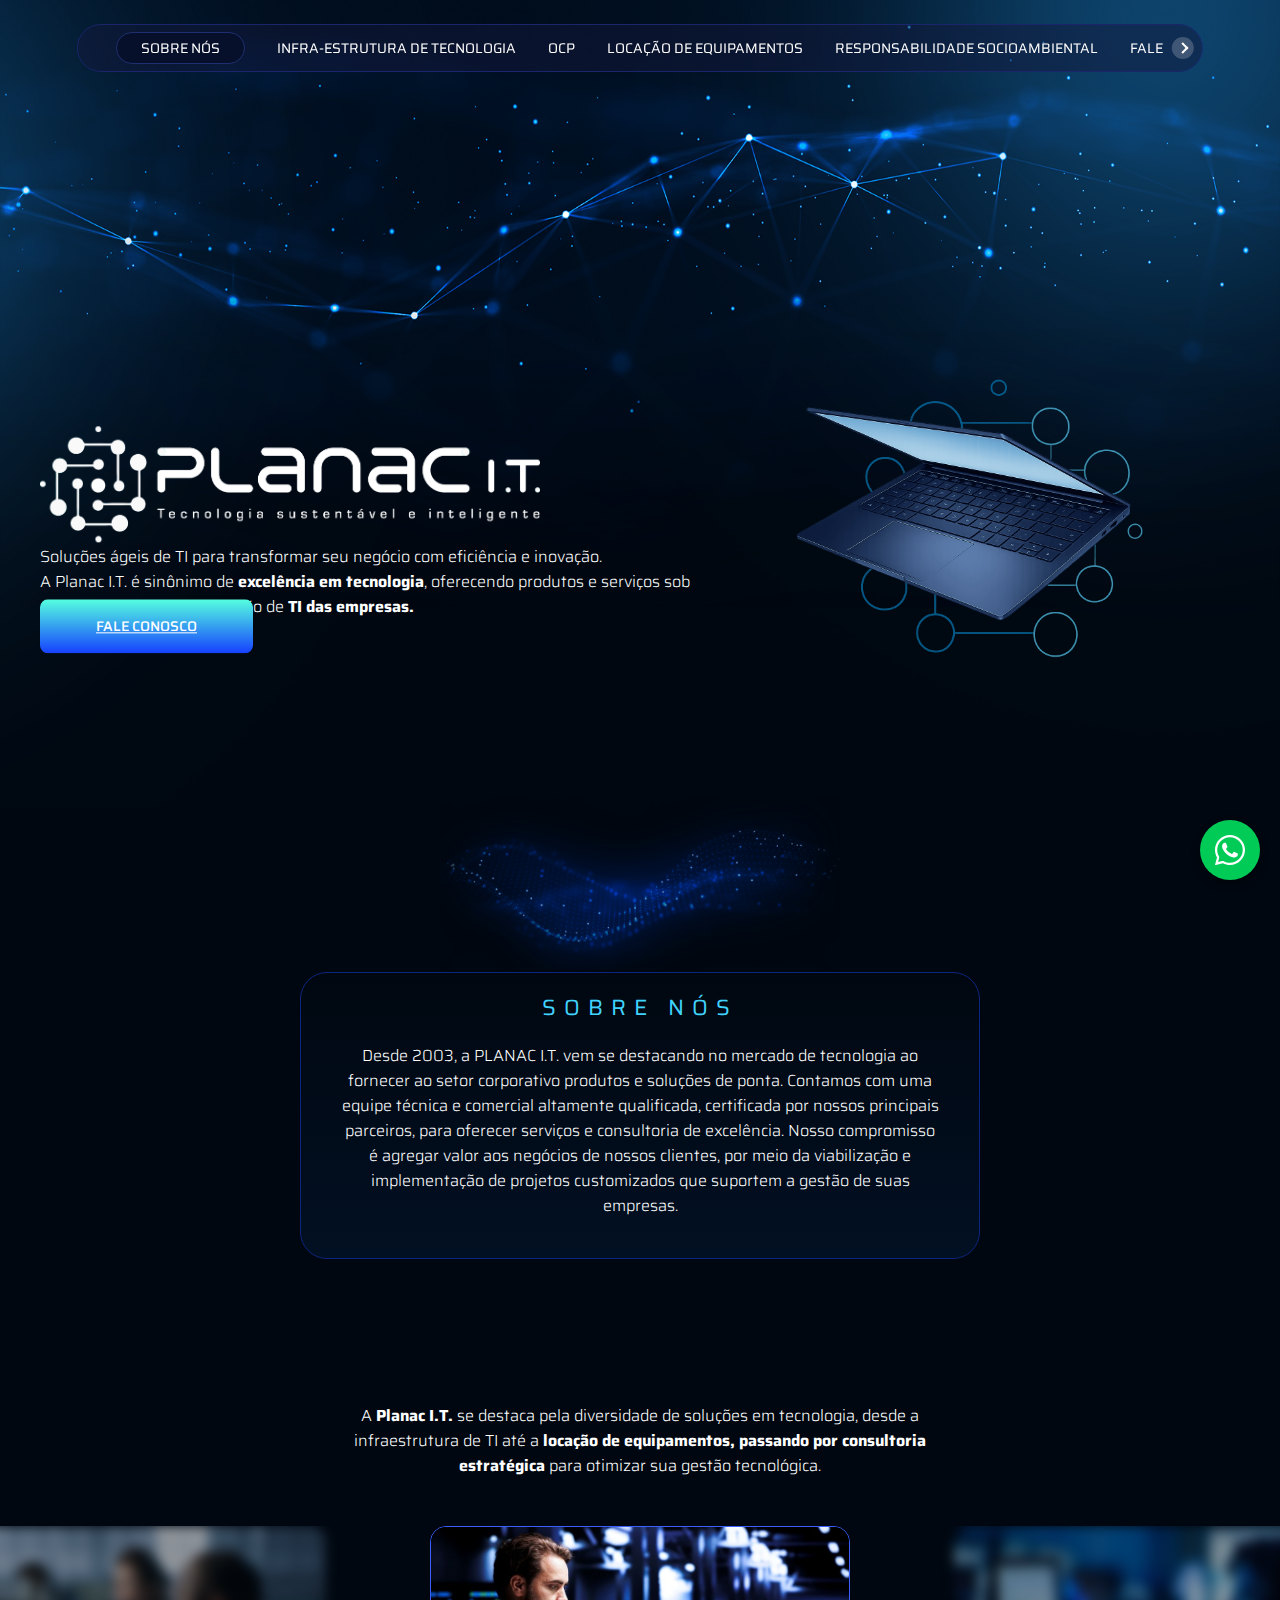
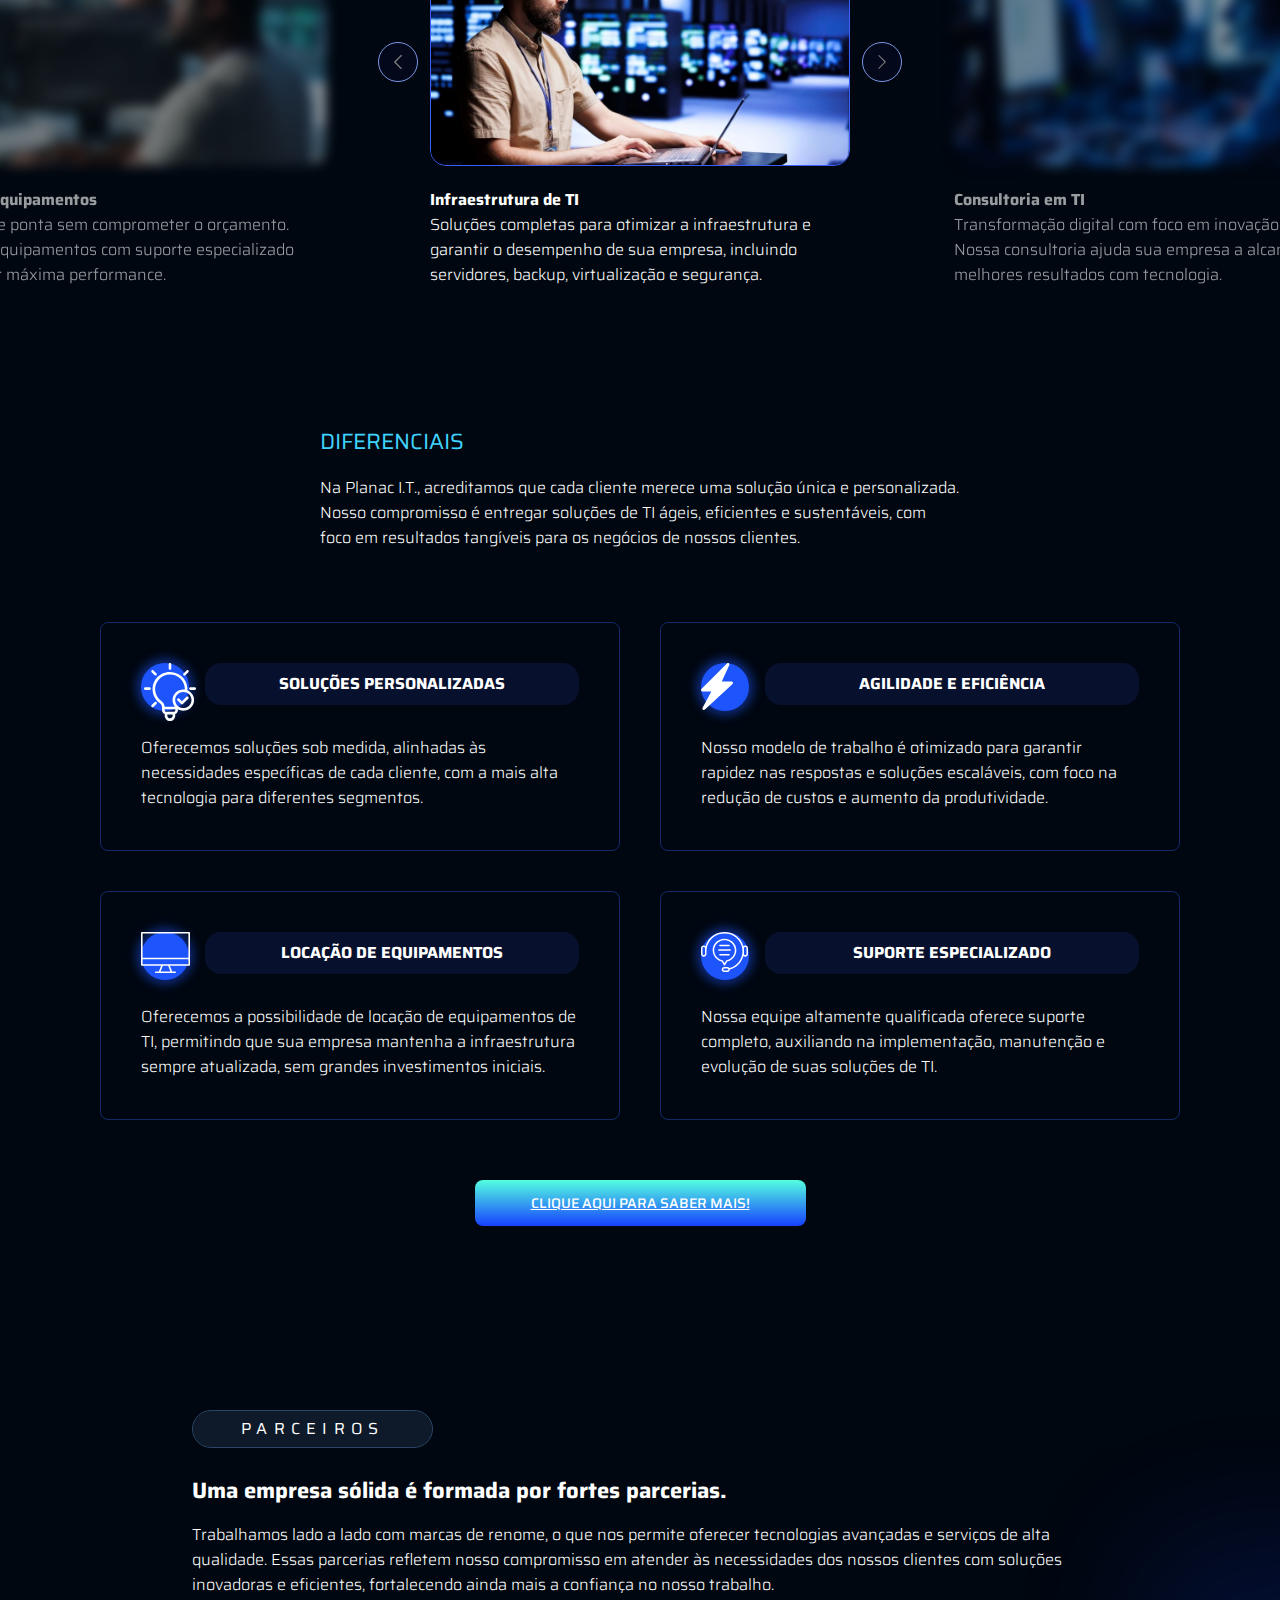
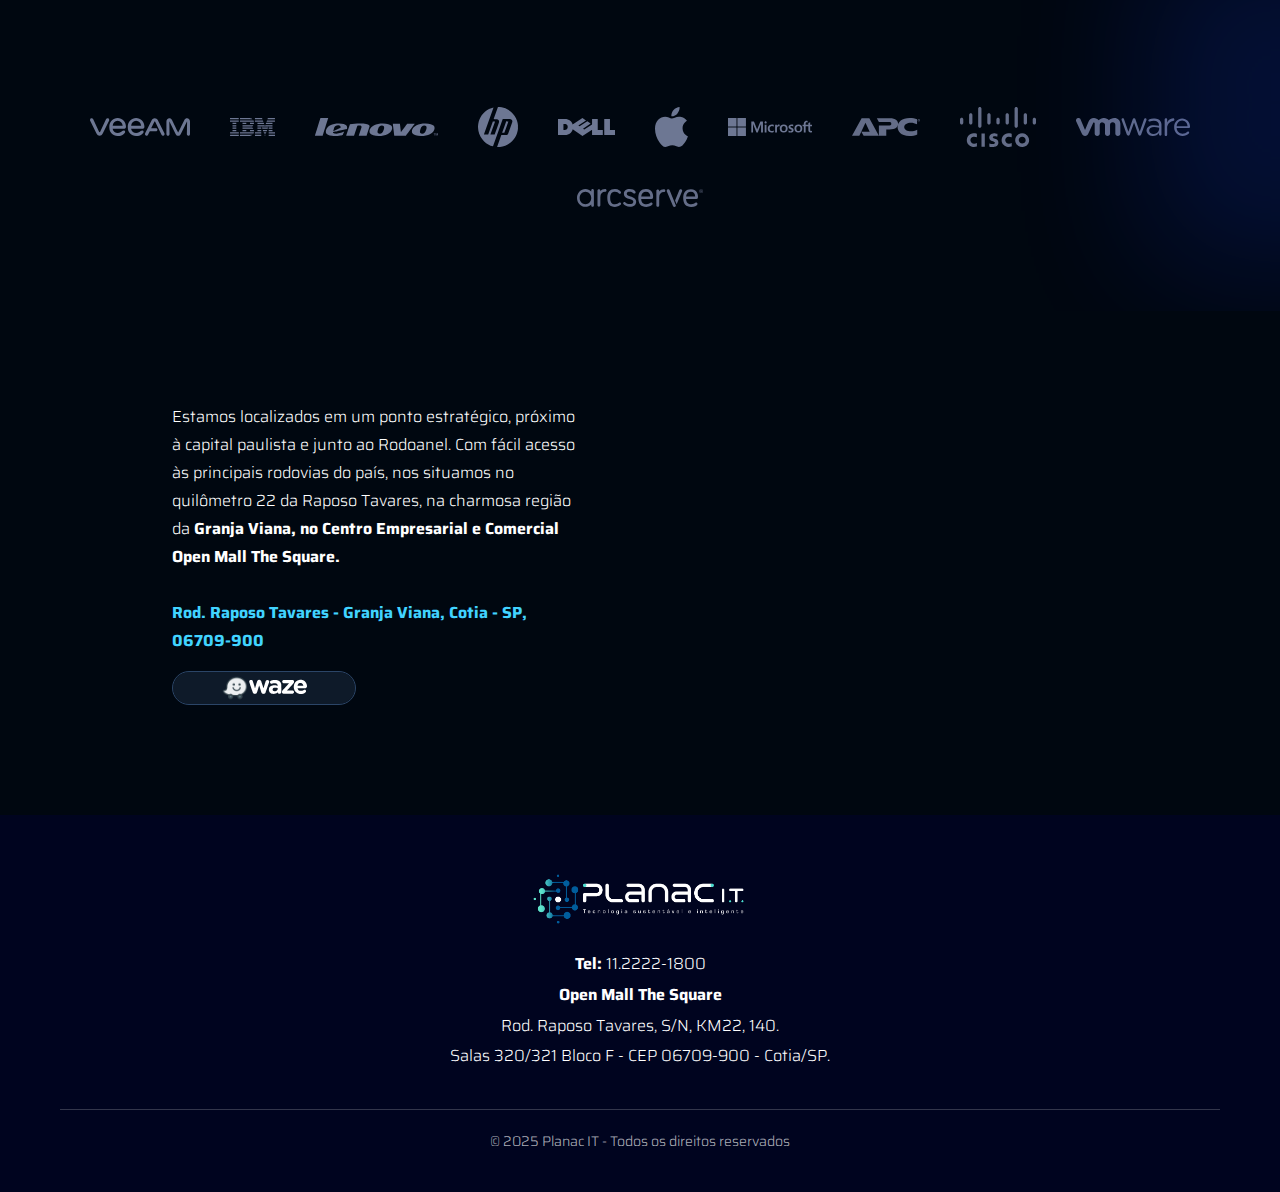
<file: index.html>
<!DOCTYPE html>
<html lang="pt-br">

<head>
  <!-- Google Tag Manager -->
  <script>
    (function(w,d,s,l,i){w[l]=w[l]||[];w[l].push({'gtm.start':
    new Date().getTime(),event:'gtm.js'});var f=d.getElementsByTagName(s)[0],
    j=d.createElement(s),dl=l!='dataLayer'?'&l='+l:'';j.async=true;j.src=
    'https://www.googletagmanager.com/gtm.js?id='+i+dl;f.parentNode.insertBefore(j,f);
    })(window,document,'script','dataLayer','GTM-PNJCS2X4');
  </script>
  <!-- End Google Tag Manager -->
   
  <meta charset="UTF-8">
  <meta name="viewport" content="width=device-width, initial-scale=1.0">

  <!-- Meta Pixel Code -->
  <script>
    !function(f,b,e,v,n,t,s)
    {if(f.fbq)return;n=f.fbq=function(){n.callMethod?
    n.callMethod.apply(n,arguments):n.queue.push(arguments)};
    if(!f._fbq)f._fbq=n;n.push=n;n.loaded=!0;n.version='2.0';
    n.queue=[];t=b.createElement(e);t.async=!0;
    t.src=v;s=b.getElementsByTagName(e)[0];
    s.parentNode.insertBefore(t,s)}(window, document,'script',
    'https://connect.facebook.net/en_US/fbevents.js');
    fbq('init', '677207594939682');
    fbq('track', 'PageView');
  </script>

  <noscript>
    <img height="1" width="1" style="display:none" 
      src="https://www.facebook.com/tr?id=677207594939682&ev=PageView&noscript=1"
    />
  </noscript>
  <!-- End Meta Pixel Code -->
    
  <title>Planac I.T</title>

  <link rel="stylesheet" href="./assets/css/index.css">
</head>

<body>
  <!-- Google Tag Manager (noscript) -->
  <noscript>
    <iframe src="https://www.googletagmanager.com/ns.html?id=GTM-PNJCS2X4"
      height="0" width="0" style="display:none;visibility:hidden">
    </iframe>
  </noscript>
  <!-- End Google Tag Manager (noscript) -->

  <header class="header">
    <div class="scroll-arrow left-arrow"></div>
    <nav class="header__nav">
      <ul class="header__nav__list">
        <li class="active">
          <a href="./">SOBRE NÓS</a>
        </li>
        <li>
          <a href="infra-estrutura">INFRA-ESTRUTURA DE TECNOLOGIA</a>
        </li>
        <li>
          <a href="ocp">OCP</a>
        </li>
        <li>
          <a href="locacao">LOCAÇÃO DE EQUIPAMENTOS</a>
        </li>
        <li>
          <a href="responsabilidade-socioambiental">RESPONSABILIDADE SOCIOAMBIENTAL</a>
        </li>
        <li>
          <a href="fale-conosco">FALE CONOSCO</a>
        </li>
      </ul>
    </nav>
    <div class="scroll-arrow right-arrow"></div>
  </header>

  <main>
    <section class="section section-hero">
      <img class="section-hero__bg" src="./assets/images/01-BG.png" aria-hidden="true">

      <div class="section-hero__content">
        <article class="section-hero__intro">
          <img src="./assets/images/logo-white.png" class="section-hero__logo" alt="Logo Planac IT">
          <h1 class="text">
            Soluções ágeis de TI para transformar seu negócio com eficiência e inovação.
          </h1>
          <p class="text">
            A Planac I.T. é sinônimo de <strong>excelência em tecnologia</strong>, 
            oferecendo produtos e serviços sob medida para otimizar a gestão de 
            <strong>TI das empresas.</strong> 
          </p>      
          <a href="fale-conosco" class="button section-hero__button">
            FALE CONOSCO
          </a>
        </article>

        <img src="./assets/images/NOTEBOOK.png" class="section-hero__img-notebook" aria-hidden="true">
      </div>
    </section>
    
    <section class="section section-about">
      <img 
        class="section-about__image-decorate" 
        src="./assets/images/02-BG-LUZ.png" 
        aria-hidden="true"
      >

      <div class="container">
        <div class="section-about__content">
          <h2>SOBRE NÓS</h2>
          <p class="text">
            Desde 2003, a PLANAC I.T. vem se destacando no mercado de tecnologia ao fornecer 
            ao setor corporativo produtos e soluções de ponta. Contamos com uma equipe técnica 
            e comercial altamente qualificada, certificada por nossos principais parceiros, 
            para oferecer serviços e consultoria de excelência. Nosso compromisso é agregar 
            valor aos negócios de nossos clientes, por meio da viabilização e implementação de 
            projetos customizados que suportem a gestão de suas empresas.
          </p>
        </div>
      </div>
    </section>

    <section class="section section-services">
      <div class="container">
        <h2 class="text section-services__text">
          A <strong>Planac I.T.</strong> se destaca pela diversidade de soluções em tecnologia, 
          desde a infraestrutura de TI até a <strong>locação de equipamentos, passando por 
          consultoria estratégica</strong> para otimizar sua gestão tecnológica.
        </h2>
      </div>

      <ul class="section-services__cards"></ul>
    </section>

    <section class="section section-differences">
      <div class="container">
        <div class="section-differences__content">
          <h2>DIFERENCIAIS</h2>

          <p class="text section-differences__text">
            Na Planac I.T., acreditamos que cada cliente merece uma solução única e personalizada.
            Nosso compromisso é entregar soluções de TI ágeis, eficientes e sustentáveis, com foco
            em resultados tangíveis para os negócios de nossos clientes.
          </p>
        </div>

        <ul class="section-differences__cards">
          <li class="section-differences__card">
            <div class="section-differences__card__top">
              <span>
                <img src="./assets/images/icon-solution.svg" alt="Ícone Ideia">
              </span>
              <div>
                <h2>SOLUÇÕES PERSONALIZADAS</h2>
              </div>
            </div>
            <p class="text">
              Oferecemos soluções sob medida, alinhadas às necessidades específicas 
              de cada cliente, com a mais alta tecnologia para diferentes segmentos.
            </p>
          </li>

          <li class="section-differences__card">
            <div class="section-differences__card__top">
              <span>
                <img src="./assets/images/icon-ray.svg" alt="Ícone Raio">
              </span>
              <div>
                <h2>AGILIDADE E EFICIÊNCIA</h2>
              </div>
            </div>
            <p class="text">
              Nosso modelo de trabalho é otimizado para garantir rapidez nas respostas 
              e soluções escaláveis, com foco na redução de custos e aumento da produtividade.
            </p>
          </li>

          <li class="section-differences__card">
            <div class="section-differences__card__top">
              <span>
                <img src="./assets/images/icon-computer.svg" alt="Ícone Computador">
              </span>
              <div>
                <h2>LOCAÇÃO DE EQUIPAMENTOS</h2>
              </div>
            </div>
            <p class="text">
              Oferecemos a possibilidade de locação de equipamentos de TI, permitindo que sua empresa 
              mantenha a infraestrutura sempre atualizada, sem grandes investimentos iniciais.
            </p>
          </li>

          <li class="section-differences__card">
            <div class="section-differences__card__top">
              <span>
                <img src="./assets/images/icon-support.svg" alt="Ícone Suporte">
              </span>
              <div>
                <h2>SUPORTE ESPECIALIZADO</h2>
              </div>
            </div>
            <p class="text">
              Nossa equipe altamente qualificada oferece suporte completo, auxiliando na implementação, 
              manutenção e evolução de suas soluções de TI.
            </p>
          </li>
        </ul>

        <div class="section-differences__wrapper-button">
          <a href="fale-conosco" class="button">CLIQUE AQUI PARA SABER MAIS!</a>
        </div>
      </div>
    </section>

    <section class="section section-partners">
      <div class="container">
        <div class="section-partners__content">
          <span class="section-partners__tag">Parceiros</span>
          <h2 class="section-partners__title">
            Uma empresa sólida é formada por fortes parcerias.
          </h2> 
          <br> <br>
          <p class="text">
            Trabalhamos lado a lado com marcas de renome, o que nos permite oferecer tecnologias 
            avançadas e serviços de alta qualidade. Essas parcerias refletem nosso compromisso em 
            atender às necessidades dos nossos clientes com soluções inovadoras e eficientes, 
            fortalecendo ainda mais a confiança no nosso trabalho.
          </p>  
        </div>
      </div>

      <ul class="section-partners__logos">
        <li class="section-partners__logo">
          <img src="./assets/images/logo-veeam.svg" alt="Logo Veea">
        </li>
        <li class="section-partners__logo">
          <img src="./assets/images/logo-ibm.svg" alt="Logo IBM">
        </li>
        <li class="section-partners__logo">
          <img src="./assets/images/logo-lenovo.svg" alt="Logo Lenovo">
        </li>
        <li class="section-partners__logo">
          <img src="./assets/images/logo-hp.svg" style="height: 40px;" alt="Logo HP">
        </li>
        <li class="section-partners__logo">
          <img src="./assets/images/logo-dell.svg" alt="Logo Dell">
        </li>
        <li class="section-partners__logo">
          <img src="./assets/images/logo-apple.svg" style="height: 40px;" alt="Logo Apple">
        </li>
        <li class="section-partners__logo">
          <img src="./assets/images/logo-microsoft.svg" alt="Logo Microsoft">
        </li>
        <li class="section-partners__logo">
          <img src="./assets/images/logo-apc.svg" alt="Logo APC">
        </li>
        <li class="section-partners__logo">
          <img src="./assets/images/logo-cisco.svg" style="height: 40px;" alt="Logo Cisco">
        </li>
        <li class="section-partners__logo">
          <img src="./assets/images/logo-vmware.svg" alt="Logo VM ware">
        </li>
        <li class="section-partners__logo">
          <img src="./assets/images/logo-arcserve.svg" alt="Logo Arcserve">
        </li>
      </ul>

      <div class="section-partners__decorate-shadow" aria-hidden="true"></div>
    </section>

    <section class="section section-location">
      <div class="container">
        <div class="section-location__content">
          <div>
            <p class="text">
              Estamos localizados em um ponto estratégico, próximo à capital paulista e 
              junto ao Rodoanel. Com fácil acesso às principais rodovias do país, nos 
              situamos no quilômetro 22 da Raposo Tavares, na charmosa região da <strong>
              Granja  Viana, no Centro Empresarial e Comercial Open Mall The Square.</strong> 
              <br> <br>
                
              <strong class="text-highlight">
                Rod. Raposo Tavares - Granja Viana, Cotia - SP, 06709-900
              </strong> 
            </p>  

            <a 
              href="https://www.waze.com/en/live-map/directions/br/sp/planac-i.t.-comercio-digital-ltda?place=ChIJV2Accnaqz5QRaGGdB_15m5Q" 
              class="section-location__button-waze" 
              aria-label="Abrir localização no waze"
              target="_blank"
            >
              <img src="./assets/images/logo-waze.svg" alt="Logo Waze" srcset="">
            </a>
          </div>

          <iframe 
            src="https://www.google.com/maps/embed?pb=!1m18!1m12!1m3!1d3656.336942828965!2d-46.83357839999999!3d-23.592246!2m3!1f0!2f0!3f0!3m2!1i1024!2i768!4f13.1!3m3!1m2!1s0x94cfaab0c6fadd37%3A0x52bcac06d472cfd8!2sRod.%20Raposo%20Tavares%2C%206709%20-%20Lageadinho%2C%20Cotia%20-%20SP%2C%2006709-015!5e0!3m2!1spt-BR!2sbr!4v1749009497509!5m2!1spt-BR!2sbr"
            style="border:0; min-height: 320px; height: 100%; width: 100%; border-radius: 24px;" 
            allowfullscreen="" 
            loading="lazy" 
            referrerpolicy="no-referrer-when-downgrade"
          ></iframe>
        </div>
      </div>
    </section>
  </main>

  <footer class="footer">
    <div class="container">
      <div class="footer__logo">
        <img src="./assets/images/logo.png" alt="Planac IT Logo">
      </div>
      <div class="footer__contact-info">
        <p><strong>Tel:</strong> 11.2222-1800</p>
        <strong>Open Mall The Square</strong>
      </div>
      <div class="footer__address">
        <p>Rod. Raposo Tavares, S/N, KM22, 140.</p>
        <p>Salas 320/321 Bloco F - CEP 06709-900 - Cotia/SP.</p>
      </div>
      <div class="footer__copy">
        <p>&copy; 2025 Planac IT - Todos os direitos reservados</p>
      </div>
    </div>
  </footer>

  <button id="whatsapp-button" title="Fale conosco no WhatsApp">
    <img src="./assets/images/icon-whatsapp.svg" alt="Ícone Whatsapp">
  </button>

  <script src="./assets/js/global.js"></script>
  <script src="./assets/js/index.js"></script>
</body>

</html>
</file>
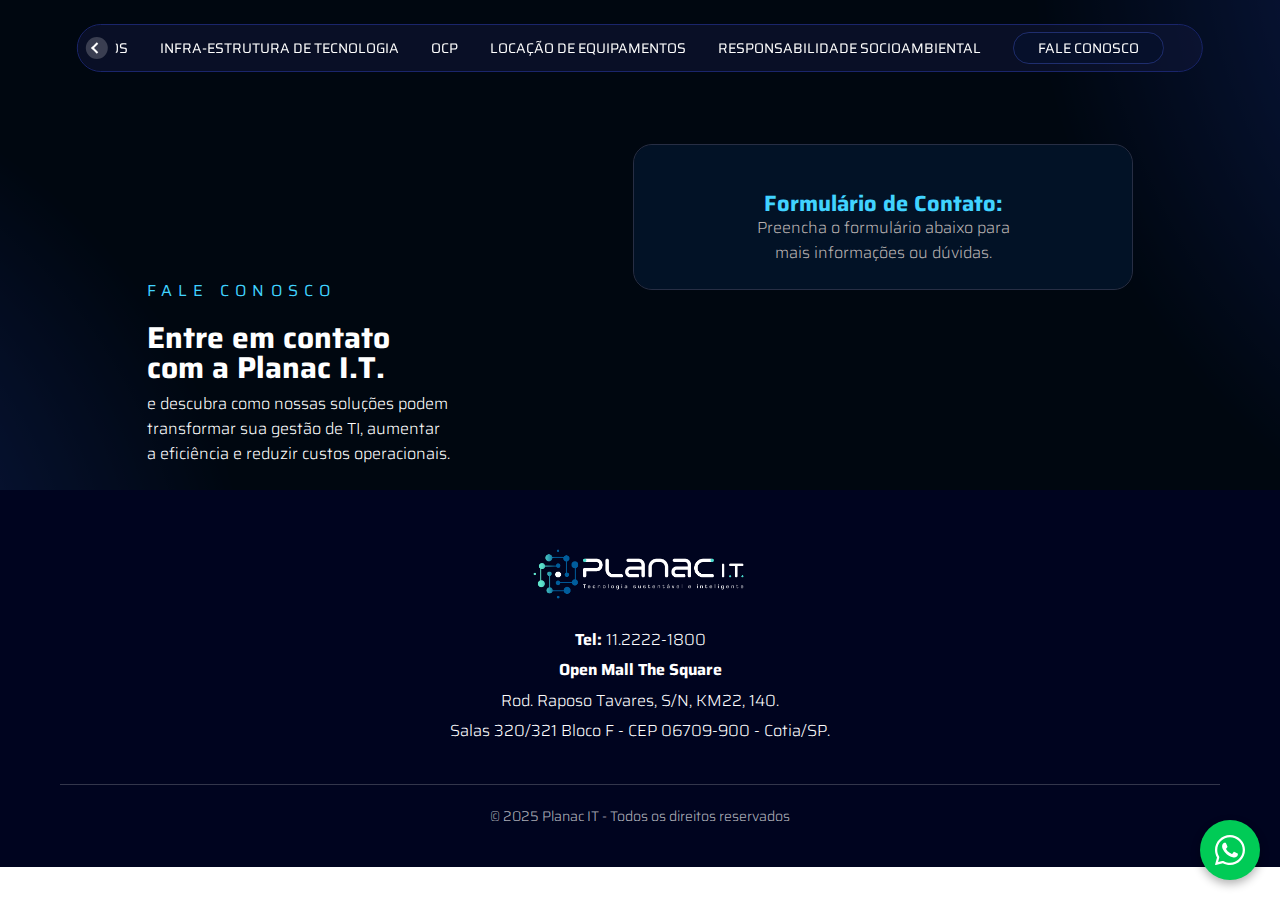
<file: fale-conosco.html>
<!DOCTYPE html>
<html lang="pt-br">

<head>
   <!-- Google Tag Manager -->
  <script>
    (function(w,d,s,l,i){w[l]=w[l]||[];w[l].push({'gtm.start':
    new Date().getTime(),event:'gtm.js'});var f=d.getElementsByTagName(s)[0],
    j=d.createElement(s),dl=l!='dataLayer'?'&l='+l:'';j.async=true;j.src=
    'https://www.googletagmanager.com/gtm.js?id='+i+dl;f.parentNode.insertBefore(j,f);
    })(window,document,'script','dataLayer','GTM-PNJCS2X4');
  </script>
  <!-- End Google Tag Manager -->

  <meta charset="UTF-8">
  <meta name="viewport" content="width=device-width, initial-scale=1.0">

  <!-- Meta Pixel Code -->
  <script>
    !function(f,b,e,v,n,t,s)
    {if(f.fbq)return;n=f.fbq=function(){n.callMethod?
    n.callMethod.apply(n,arguments):n.queue.push(arguments)};
    if(!f._fbq)f._fbq=n;n.push=n;n.loaded=!0;n.version='2.0';
    n.queue=[];t=b.createElement(e);t.async=!0;
    t.src=v;s=b.getElementsByTagName(e)[0];
    s.parentNode.insertBefore(t,s)}(window, document,'script',
    'https://connect.facebook.net/en_US/fbevents.js');
    fbq('init', '677207594939682');
    fbq('track', 'PageView');
  </script>

  <noscript>
    <img height="1" width="1" style="display:none" 
      src="https://www.facebook.com/tr?id=677207594939682&ev=PageView&noscript=1"
    />
  </noscript>
  <!-- End Meta Pixel Code -->

  <title>Planac I.T | Fale conosco</title>
  <link rel="stylesheet" href="./assets/css/fale-conosco.css">
</head>

<body>
  <!-- Google Tag Manager (noscript) -->
  <noscript>
    <iframe src="https://www.googletagmanager.com/ns.html?id=GTM-PNJCS2X4"
      height="0" width="0" style="display:none;visibility:hidden">
    </iframe>
  </noscript>
  <!-- End Google Tag Manager (noscript) -->

  <header class="header">
    <div class="scroll-arrow left-arrow"></div>
    <nav class="header__nav">
      <ul class="header__nav__list">
        <li>
          <a href="./">SOBRE NÓS</a>
        </li>
        <li>
          <a href="infra-estrutura">INFRA-ESTRUTURA DE TECNOLOGIA</a>
        </li>
        <li>
          <a href="ocp">OCP</a>
        </li>
        <li>
          <a href="locacao">LOCAÇÃO DE EQUIPAMENTOS</a>
        </li>
        <li>
          <a href="responsabilidade-socioambiental">RESPONSABILIDADE SOCIOAMBIENTAL</a>
        </li>
        <li class="active">
          <a href="fale-conosco">FALE CONOSCO</a>
        </li>
      </ul>
    </nav>
    <div class="scroll-arrow right-arrow"></div>
  </header>

  <main class="main">
    <div class="decorate-shadow-left" aria-hidden="true"></div>
    <div class="decorate-shadow-right" aria-hidden="true"></div>

    <section class="section section-form">
      <div class="container">
        <div class="section-form__content">
          <div class="section-form__texts"> 
            <h2>FALE CONOSCO</h2>
            <h1>Entre em contato com a Planac I.T.</h1>
            <p class="text">
              e descubra como nossas soluções podem transformar sua gestão de TI, aumentar 
              a eficiência e reduzir custos operacionais.
            </p>
          </div>

          <div class="section-form__form">
            <h2>Formulário de Contato:</h2>
            <p class="text">
              Preencha o formulário abaixo para mais informações ou dúvidas.
            </p>
            <script>!function(a,m,o,c,r,m){a[o+c]=a[o+c]||{setMeta:function(p){this.params=(this.params||[]).concat([p])}},a[o+r]=a[o+r]||function(f){a[o+r].f=(a[o+r].f||[]).concat([f])},a[o+r]({id:"1463535",hash:"8f9719953a7f84329b8d17f928575ed2",locale:"pt"}),a[o+m]=a[o+m]||function(f,k){a[o+m].f=(a[o+m].f||[]).concat([[f,k]])}}(window,0,"amo_forms_","params","load","loaded");</script><script id="amoforms_script_1463535" async="async" charset="utf-8" src="https://forms.kommo.com/forms/assets/js/amoforms.js?1749094088"></script>
          </div>
        </div>
      </div>
    </section>
  </main>

  <footer class="footer">
    <div class="container">
      <div class="footer__logo">
        <img src="./assets/images/logo.png" alt="Planac IT Logo">
      </div>
      <div class="footer__contact-info">
        <p><strong>Tel:</strong> 11.2222-1800</p>
        <strong>Open Mall The Square</strong>
      </div>
      <div class="footer__address">
        <p>Rod. Raposo Tavares, S/N, KM22, 140.</p>
        <p>Salas 320/321 Bloco F - CEP 06709-900 - Cotia/SP.</p>
      </div>
      <div class="footer__copy">
        <p>&copy; 2025 Planac IT - Todos os direitos reservados</p>
      </div>
    </div>
  </footer>

  <button id="whatsapp-button" title="Fale conosco no WhatsApp">
    <img src="./assets/images/icon-whatsapp.svg" alt="Ícone Whatsapp">
  </button>

  <script src="./assets/js/global.js"></script>
</body>

</html>
</file>
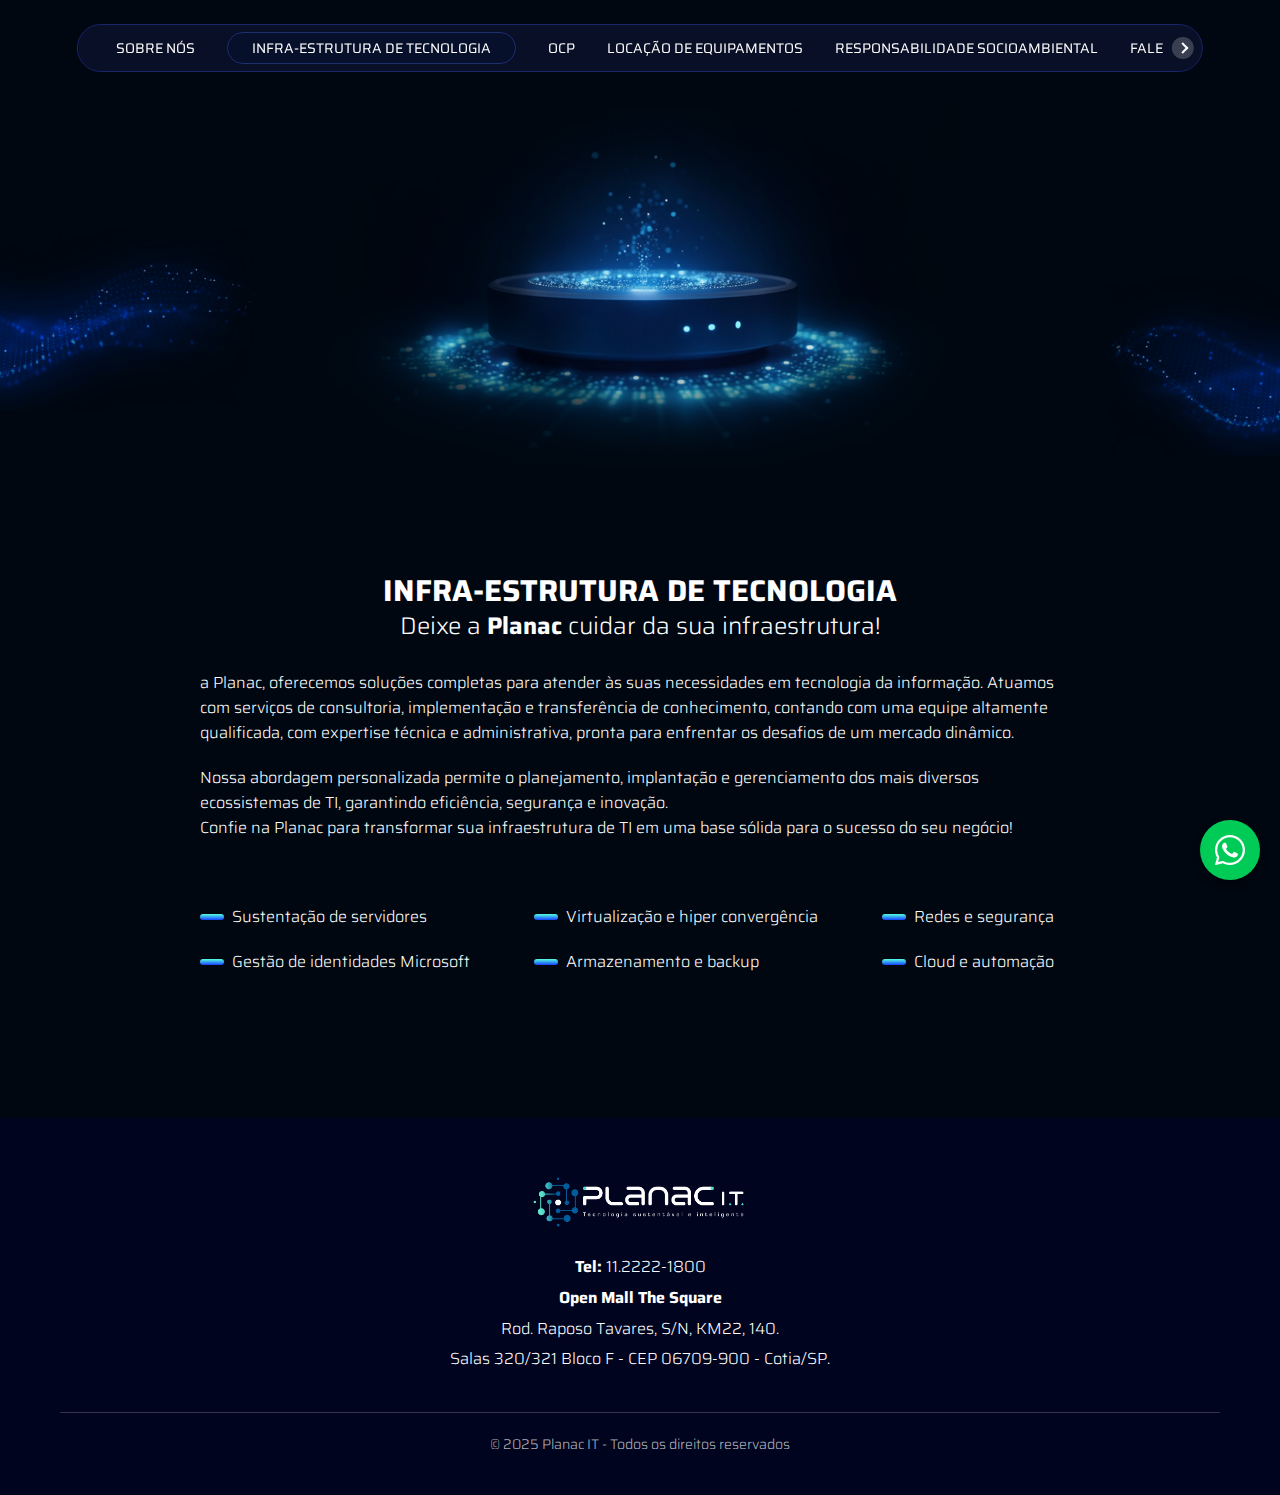
<file: infra-estrutura.html>
<!DOCTYPE html>
<html lang="pt-br">

<head>
  <!-- Google Tag Manager -->
  <script>
    (function(w,d,s,l,i){w[l]=w[l]||[];w[l].push({'gtm.start':
    new Date().getTime(),event:'gtm.js'});var f=d.getElementsByTagName(s)[0],
    j=d.createElement(s),dl=l!='dataLayer'?'&l='+l:'';j.async=true;j.src=
    'https://www.googletagmanager.com/gtm.js?id='+i+dl;f.parentNode.insertBefore(j,f);
    })(window,document,'script','dataLayer','GTM-PNJCS2X4');
  </script>
  <!-- End Google Tag Manager -->

  <meta charset="UTF-8">
  <meta name="viewport" content="width=device-width, initial-scale=1.0">

  <!-- Meta Pixel Code -->
  <script>
    !function(f,b,e,v,n,t,s)
    {if(f.fbq)return;n=f.fbq=function(){n.callMethod?
    n.callMethod.apply(n,arguments):n.queue.push(arguments)};
    if(!f._fbq)f._fbq=n;n.push=n;n.loaded=!0;n.version='2.0';
    n.queue=[];t=b.createElement(e);t.async=!0;
    t.src=v;s=b.getElementsByTagName(e)[0];
    s.parentNode.insertBefore(t,s)}(window, document,'script',
    'https://connect.facebook.net/en_US/fbevents.js');
    fbq('init', '677207594939682');
    fbq('track', 'PageView');
  </script>

  <noscript>
    <img height="1" width="1" style="display:none" 
      src="https://www.facebook.com/tr?id=677207594939682&ev=PageView&noscript=1"
    />
  </noscript>
  <!-- End Meta Pixel Code -->
   
  <title>Planac I.T | Infraestrutura de tecnologia</title>

  <link rel="stylesheet" href="./assets/css/infra-estrutura.css">
</head>

<body>
  <!-- Google Tag Manager (noscript) -->
  <noscript>
    <iframe src="https://www.googletagmanager.com/ns.html?id=GTM-PNJCS2X4"
      height="0" width="0" style="display:none;visibility:hidden">
    </iframe>
  </noscript>
  <!-- End Google Tag Manager (noscript) -->

  <header class="header">
    <div class="scroll-arrow left-arrow"></div>
    <nav class="header__nav">
      <ul class="header__nav__list">
        <li>
          <a href="./">SOBRE NÓS</a>
        </li>
        <li class="active">
          <a href="infra-estrutura">INFRA-ESTRUTURA DE TECNOLOGIA</a>
        </li>
        <li>
          <a href="ocp">OCP</a>
        </li>
        <li>
          <a href="locacao">LOCAÇÃO DE EQUIPAMENTOS</a>
        </li>
        <li>
          <a href="responsabilidade-socioambiental">RESPONSABILIDADE SOCIOAMBIENTAL</a>
        </li>
        <li>
          <a href="fale-conosco">FALE CONOSCO</a>
        </li>
      </ul>
    </nav>
    <div class="scroll-arrow right-arrow"></div>
  </header>

  <main class="main">
    <section class="section section-hero">
      <img class="section-hero__bg" src="./assets/images/BG-02.png" aria-hidden="true">
      <img class="section-hero__decorate-left" src="./assets/images/02-BG-LUZ.png" aria-hidden="true">
      <img class="section-hero__decorate-right" src="./assets/images/02-BG-LUZ.png" aria-hidden="true">
    </section>
    
    <section class="section section-infraestrutura">
      <div class="container">
        <div class="section-infraestrutura__content">
          <header>
            <h1 class="section-infraestrutura__title">
              INFRA-ESTRUTURA DE TECNOLOGIA
            </h1>
            <p class="section-infraestrutura__subtitle">
              Deixe a <strong>Planac</strong> cuidar da sua infraestrutura!
            </p>
          </header>

          <div class="section-infraestrutura__texts">
            <p class="text">
              a Planac, oferecemos soluções completas para atender às suas necessidades em 
              tecnologia da informação. Atuamos com serviços de consultoria, implementação 
              e transferência de conhecimento, contando com uma equipe altamente qualificada, 
              com expertise técnica e administrativa, pronta para enfrentar os desafios de um 
              mercado dinâmico.
            </p> <br> <br>
            <p class="text">
              Nossa abordagem personalizada permite o planejamento, implantação e gerenciamento 
              dos mais diversos ecossistemas de TI, garantindo eficiência, segurança e inovação. 
            </p>
            <p class="text">
              Confie na Planac para transformar sua infraestrutura de TI em uma base sólida para 
              o sucesso do seu negócio!
            </p>
          </div>

          <div class="section-infraestrutura__services">
            <div class="section-infraestrutura__service">
              <span class="bullet"></span>
              <span class="text">Sustentação de servidores</span>
            </div>
            <div class="section-infraestrutura__service">
              <span class="bullet"></span>
              <span class="text">Virtualização e hiper convergência</span>
            </div>
            <div class="section-infraestrutura__service">
              <span class="bullet"></span>
              <span class="text">Redes e segurança</span>
            </div>
            <div class="section-infraestrutura__service">
              <span class="bullet"></span>
              <span class="text">Gestão de identidades Microsoft</span>
            </div>
            <div class="section-infraestrutura__service">
              <span class="bullet"></span>
              <span class="text">Armazenamento e backup</span>
            </div>
            <div class="section-infraestrutura__service">
              <span class="bullet"></span>
              <span class="text">Cloud e automação</span>
            </div>
          </div>
        </div>
      </div>
    </section>
  </main>

  <footer class="footer">
    <div class="container">
      <div class="footer__logo">
        <img src="./assets/images/logo.png" alt="Planac IT Logo">
      </div>
      <div class="footer__contact-info">
        <p><strong>Tel:</strong> 11.2222-1800</p>
        <strong>Open Mall The Square</strong>
      </div>
      <div class="footer__address">
        <p>Rod. Raposo Tavares, S/N, KM22, 140.</p>
        <p>Salas 320/321 Bloco F - CEP 06709-900 - Cotia/SP.</p>
      </div>
      <div class="footer__copy">
        <p>&copy; 2025 Planac IT - Todos os direitos reservados</p>
      </div>
    </div>
  </footer>

  <button id="whatsapp-button" title="Fale conosco no WhatsApp">
    <img src="./assets/images/icon-whatsapp.svg" alt="Ícone Whatsapp">
  </button>

  <script src="./assets/js/global.js"></script>
</body>

</html>
</file>
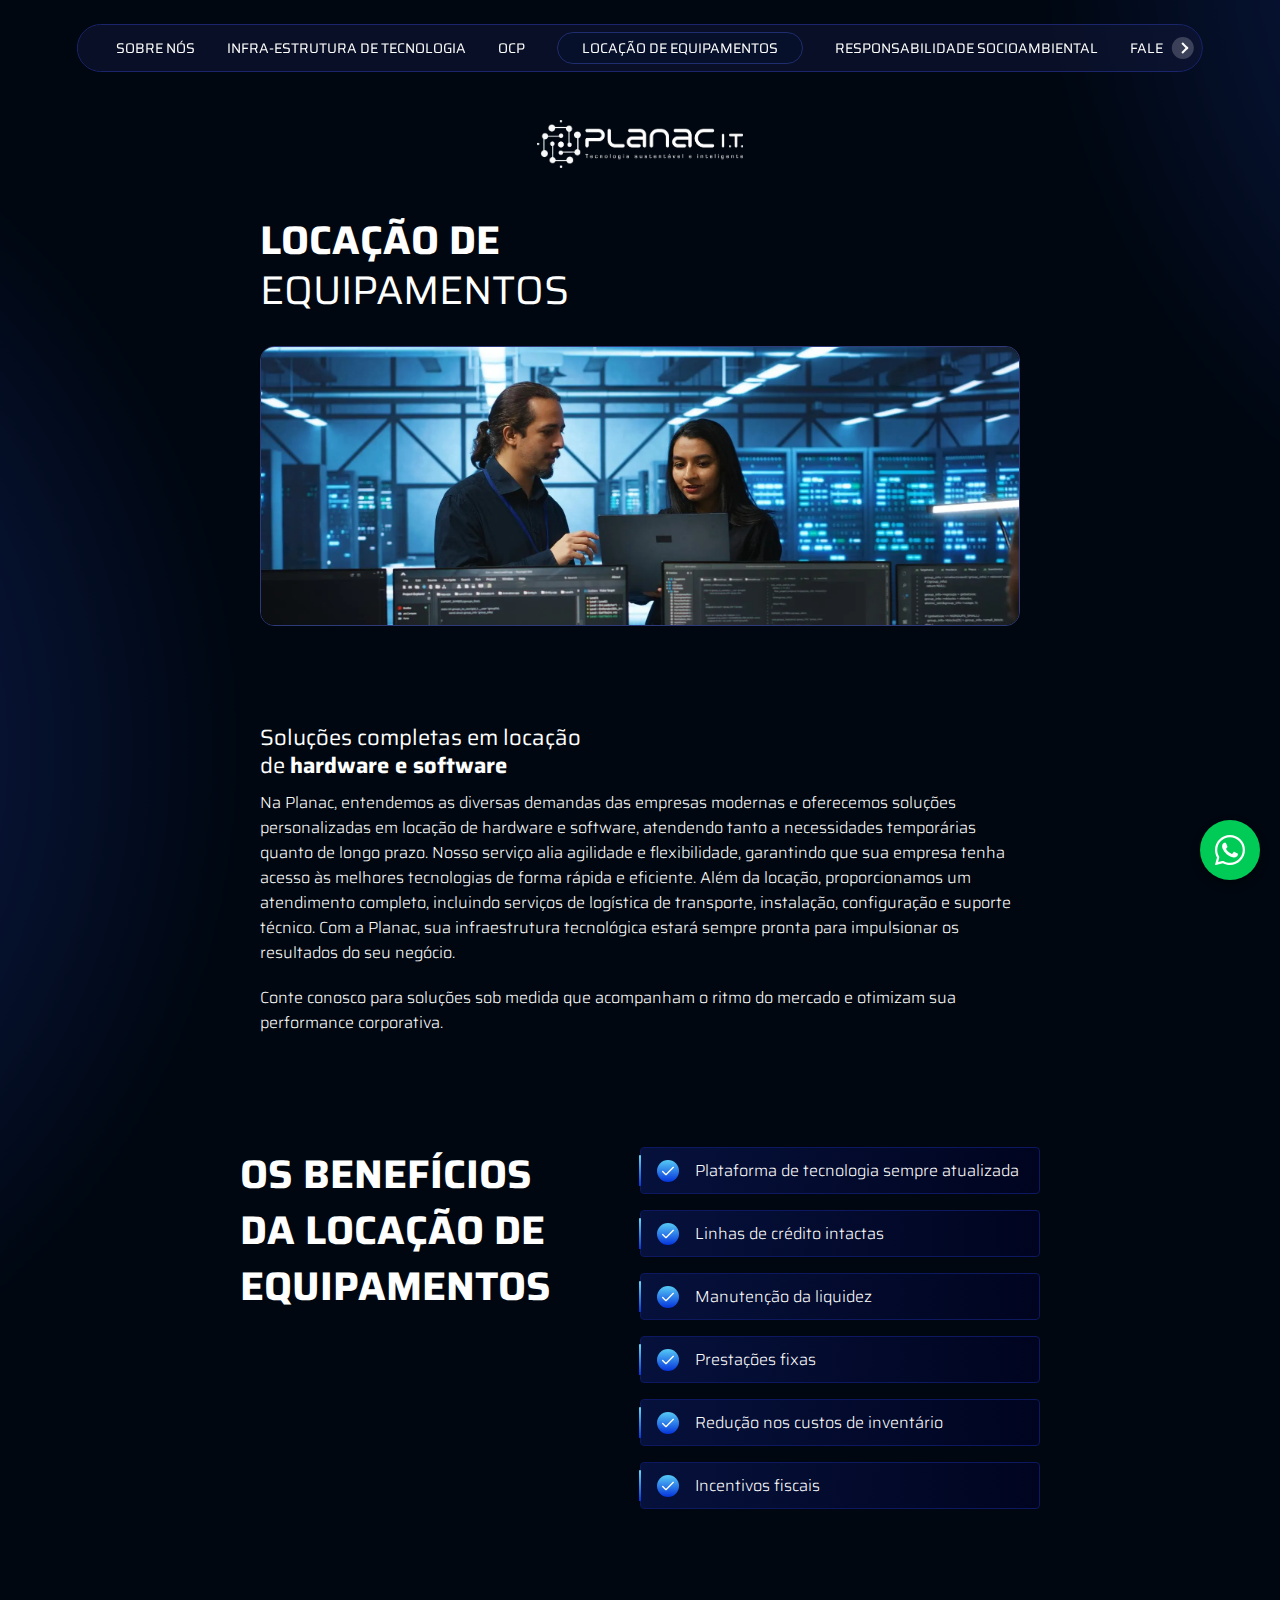
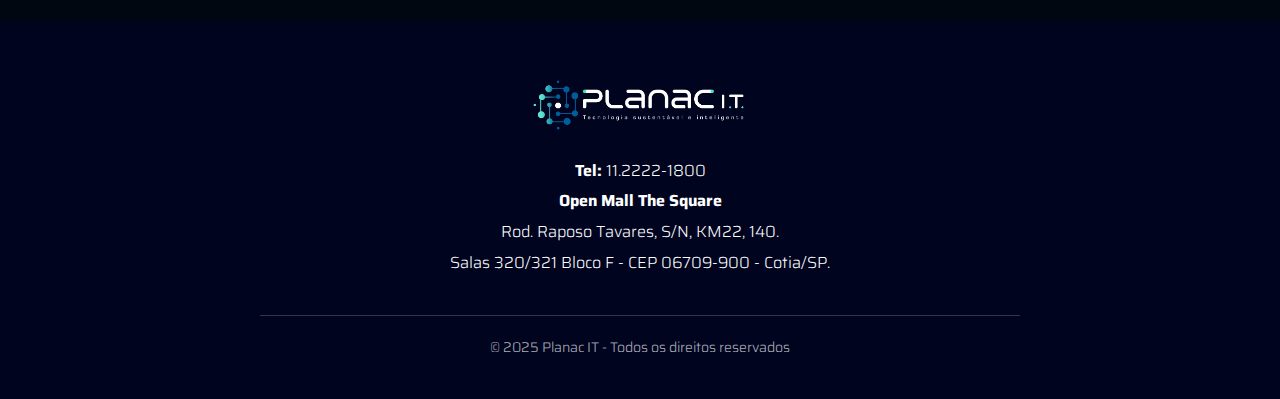
<file: locacao.html>
<!DOCTYPE html>
<html lang="pt-br">

<head>
  <!-- Google Tag Manager -->
  <script>
    (function(w,d,s,l,i){w[l]=w[l]||[];w[l].push({'gtm.start':
    new Date().getTime(),event:'gtm.js'});var f=d.getElementsByTagName(s)[0],
    j=d.createElement(s),dl=l!='dataLayer'?'&l='+l:'';j.async=true;j.src=
    'https://www.googletagmanager.com/gtm.js?id='+i+dl;f.parentNode.insertBefore(j,f);
    })(window,document,'script','dataLayer','GTM-PNJCS2X4');
  </script>
  <!-- End Google Tag Manager -->

  <meta charset="UTF-8">
  <meta name="viewport" content="width=device-width, initial-scale=1.0">

  <!-- Meta Pixel Code -->
  <script>
    !function(f,b,e,v,n,t,s)
    {if(f.fbq)return;n=f.fbq=function(){n.callMethod?
    n.callMethod.apply(n,arguments):n.queue.push(arguments)};
    if(!f._fbq)f._fbq=n;n.push=n;n.loaded=!0;n.version='2.0';
    n.queue=[];t=b.createElement(e);t.async=!0;
    t.src=v;s=b.getElementsByTagName(e)[0];
    s.parentNode.insertBefore(t,s)}(window, document,'script',
    'https://connect.facebook.net/en_US/fbevents.js');
    fbq('init', '677207594939682');
    fbq('track', 'PageView');
  </script>

  <noscript>
    <img height="1" width="1" style="display:none" 
      src="https://www.facebook.com/tr?id=677207594939682&ev=PageView&noscript=1"
    />
  </noscript>
  <!-- End Meta Pixel Code -->
   
  <title>Planac I.T | Locação de equipamentos</title>

  <link rel="stylesheet" href="./assets/css/locacao.css">
</head>

<body>
  <!-- Google Tag Manager (noscript) -->
  <noscript>
    <iframe src="https://www.googletagmanager.com/ns.html?id=GTM-PNJCS2X4"
      height="0" width="0" style="display:none;visibility:hidden">
    </iframe>
  </noscript>
  <!-- End Google Tag Manager (noscript) -->

  <header class="header">
    <div class="scroll-arrow left-arrow"></div>
    <nav class="header__nav">
      <ul class="header__nav__list">
        <li>
          <a href="./">SOBRE NÓS</a>
        </li>
        <li>
          <a href="infra-estrutura">INFRA-ESTRUTURA DE TECNOLOGIA</a>
        </li>
        <li>
          <a href="ocp">OCP</a>
        </li>
        <li class="active">
          <a href="locacao">LOCAÇÃO DE EQUIPAMENTOS</a>
        </li>
        <li>
          <a href="responsabilidade-socioambiental">RESPONSABILIDADE SOCIOAMBIENTAL</a>
        </li>
        <li>
          <a href="fale-conosco">FALE CONOSCO</a>
        </li>
      </ul>
    </nav>
    <div class="scroll-arrow right-arrow"></div>
  </header>

  <main class="main">
    <div class="section-hero__decorate-shadow-left" aria-hidden="true"></div>
    <div class="section-hero__decorate-shadow-right" aria-hidden="true"></div>

    <section class="section section-hero">
      <div class="container">
        <div class="section-hero__content">
          <div class="section-hero__wrapper-logo">
            <img src="./assets/images/logo-white.png" alt="Logo planac" class="section-hero__logo">
          </div>
          <h1 class="section-hero__title">
            <strong>LOCAÇÃO DE</strong> <br> EQUIPAMENTOS
          </h1>
          <img class="section-hero__image" src="./assets/images/07-IMAGEM.webp" alt="">
        </div>
      </div>
    </section>

    <section class="section section-solutions">
      <div class="container">
        <div class="section-solutions__content">
          <h2 class="section-solutions__title">
            Soluções completas em locação de <strong>hardware e software</strong>
          </h2>
          <div>
            <p class="text">
              Na Planac, entendemos as diversas demandas das empresas modernas e oferecemos soluções
              personalizadas em locação de hardware e software, atendendo tanto a necessidades temporárias
              quanto de longo prazo. Nosso serviço alia agilidade e flexibilidade, garantindo que sua
              empresa tenha acesso às melhores tecnologias de forma rápida e eficiente. Além da locação,
              proporcionamos um atendimento completo, incluindo serviços de logística de transporte,
              instalação, configuração e suporte técnico. Com a Planac, sua infraestrutura tecnológica
              estará sempre pronta para impulsionar os resultados do seu negócio.
            </p> <br> <br>
            <p class="text">
              Conte conosco para soluções sob medida que acompanham o ritmo do mercado e otimizam sua
              performance corporativa.
            </p>
          </div>
        </div>
      </div>
    </section>

    <section class="section section-benefits">
      <div class="container">
        <div class="section-benefits__content">
          <h2 class="section-benefits__title">
            OS BENEFÍCIOS DA LOCAÇÃO DE EQUIPAMENTOS
          </h2>

          <ul class="section-benefits__list">
            <li class="section-benefits__item">
              <span class="section-benefits__icon">
                <img src="./assets/images/icon-check.svg" alt="standby pc">
              </span>
              <h3 class="text">Plataforma de tecnologia sempre atualizada</h3>
            </li>

            <li class="section-benefits__item">
              <span class="section-benefits__icon">
                <img src="./assets/images/icon-check.svg" alt="standby pc">
              </span>
              <h3 class="text">Linhas de crédito intactas</h3>
            </li>

            <li class="section-benefits__item">
              <span class="section-benefits__icon">
                <img src="./assets/images/icon-check.svg" alt="standby pc">
              </span>
              <h3 class="text">Manutenção da liquidez</h3>
            </li>

            <li class="section-benefits__item">
              <span class="section-benefits__icon">
                <img src="./assets/images/icon-check.svg" alt="standby pc">
              </span>
              <h3 class="text">Prestações fixas</h3>
            </li>

            <li class="section-benefits__item">
              <span class="section-benefits__icon">
                <img src="./assets/images/icon-check.svg" alt="standby pc">
              </span>
              <h3 class="text">Redução nos custos de inventário</h3>
            </li>

            <li class="section-benefits__item">
              <span class="section-benefits__icon">
                <img src="./assets/images/icon-check.svg" alt="standby pc">
              </span>
              <h3 class="text">Incentivos fiscais</h3>
            </li>
          </ul>
        </div>
      </div>
    </section>
  </main>

  <footer class="footer">
    <div class="container">
      <div class="footer__logo">
        <img src="./assets/images/logo.png" alt="Planac IT Logo">
      </div>
      <div class="footer__contact-info">
        <p><strong>Tel:</strong> 11.2222-1800</p>
        <strong>Open Mall The Square</strong>
      </div>
      <div class="footer__address">
        <p>Rod. Raposo Tavares, S/N, KM22, 140.</p>
        <p>Salas 320/321 Bloco F - CEP 06709-900 - Cotia/SP.</p>
      </div>
      <div class="footer__copy">
        <p>&copy; 2025 Planac IT - Todos os direitos reservados</p>
      </div>
    </div>
  </footer>

  <button id="whatsapp-button" title="Fale conosco no WhatsApp">
    <img src="./assets/images/icon-whatsapp.svg" alt="Ícone Whatsapp">
  </button>

  <script src="./assets/js/global.js"></script>
</body>

</html>
</file>
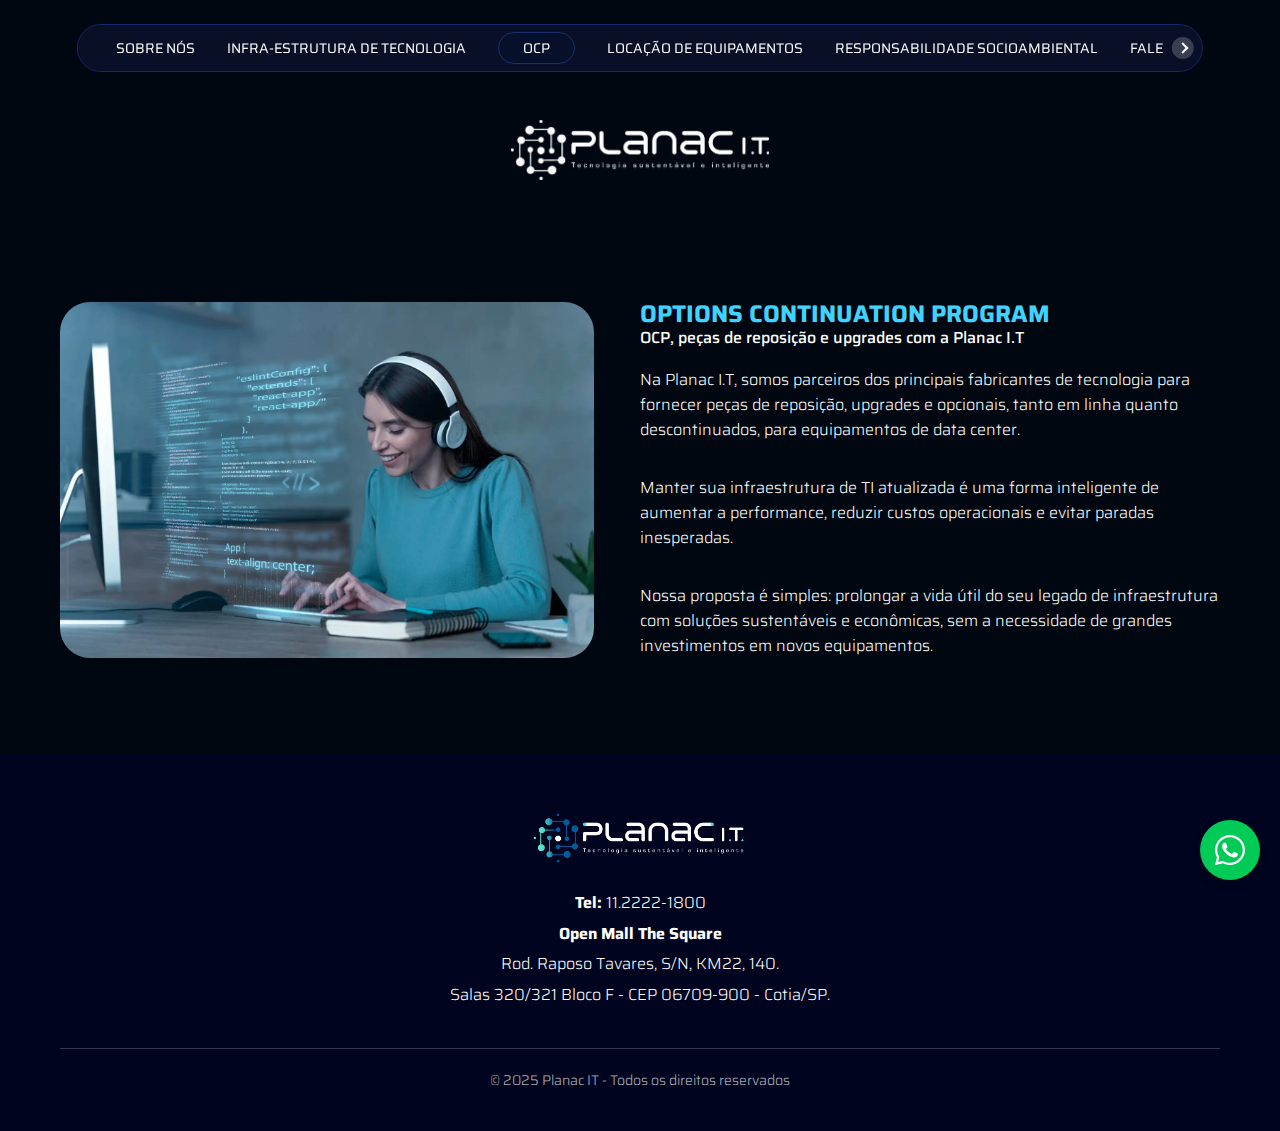
<file: ocp.html>
<!DOCTYPE html>
<html lang="pt-br">

<head>
  <!-- Google Tag Manager -->
  <script>
    (function(w,d,s,l,i){w[l]=w[l]||[];w[l].push({'gtm.start':
    new Date().getTime(),event:'gtm.js'});var f=d.getElementsByTagName(s)[0],
    j=d.createElement(s),dl=l!='dataLayer'?'&l='+l:'';j.async=true;j.src=
    'https://www.googletagmanager.com/gtm.js?id='+i+dl;f.parentNode.insertBefore(j,f);
    })(window,document,'script','dataLayer','GTM-PNJCS2X4');
  </script>
  <!-- End Google Tag Manager -->

  <meta charset="UTF-8">
  <meta name="viewport" content="width=device-width, initial-scale=1.0">

  <!-- Meta Pixel Code -->
  <script>
    !function(f,b,e,v,n,t,s)
    {if(f.fbq)return;n=f.fbq=function(){n.callMethod?
    n.callMethod.apply(n,arguments):n.queue.push(arguments)};
    if(!f._fbq)f._fbq=n;n.push=n;n.loaded=!0;n.version='2.0';
    n.queue=[];t=b.createElement(e);t.async=!0;
    t.src=v;s=b.getElementsByTagName(e)[0];
    s.parentNode.insertBefore(t,s)}(window, document,'script',
    'https://connect.facebook.net/en_US/fbevents.js');
    fbq('init', '677207594939682');
    fbq('track', 'PageView');
  </script>

  <noscript>
    <img height="1" width="1" style="display:none" 
      src="https://www.facebook.com/tr?id=677207594939682&ev=PageView&noscript=1"
    />
  </noscript>
  <!-- End Meta Pixel Code -->
   
  <title>Planac I.T | OCP</title>

  <link rel="stylesheet" href="./assets/css/ocp.css">
</head>

<body>
  <!-- Google Tag Manager (noscript) -->
  <noscript>
    <iframe src="https://www.googletagmanager.com/ns.html?id=GTM-PNJCS2X4"
      height="0" width="0" style="display:none;visibility:hidden">
    </iframe>
  </noscript>
  <!-- End Google Tag Manager (noscript) -->
   
  <header class="header">
    <div class="scroll-arrow left-arrow"></div>
    <nav class="header__nav">
      <ul class="header__nav__list">
        <li>
          <a href="./">SOBRE NÓS</a>
        </li>
        <li>
          <a href="infra-estrutura">INFRA-ESTRUTURA DE TECNOLOGIA</a>
        </li>
        <li class="active">
          <a href="ocp">OCP</a>
        </li>
        <li>
          <a href="locacao">LOCAÇÃO DE EQUIPAMENTOS</a>
        </li>
        <li>
          <a href="responsabilidade-socioambiental">RESPONSABILIDADE SOCIOAMBIENTAL</a>
        </li>
        <li>
          <a href="fale-conosco">FALE CONOSCO</a>
        </li>
      </ul>
    </nav>
    <div class="scroll-arrow right-arrow"></div>
  </header>

  <main class="main">
    <div class="container">
      <div class="main__wrapper-logo">
        <img src="./assets/images/logo-white.png" alt="" class="main__logo">
      </div>

      <div class="main__content">
        <img src="./assets/images/06-IMAGEM.webp" alt="Jovem mulher estudando programação">
        <article>
          <div>
            <h1 class="main__title">OPTIONS CONTINUATION PROGRAM</h1>
            <h2 class="main__subtitle">OCP, peças de reposição e upgrades com a Planac I.T</h2>
          </div>
          <p class="text">
            Na Planac I.T, somos parceiros dos principais fabricantes de tecnologia para 
            fornecer peças de reposição, upgrades e opcionais, tanto em linha quanto 
            descontinuados, para equipamentos de data center.
          </p> <br>
          <p class="text">
            Manter sua infraestrutura de TI atualizada é uma forma inteligente de aumentar 
            a performance, reduzir custos operacionais e evitar paradas inesperadas.
          </p> <br>
          <p class="text">
            Nossa proposta é simples: prolongar a vida útil do seu legado de infraestrutura 
            com soluções sustentáveis e econômicas, sem a necessidade de grandes investimentos 
            em novos equipamentos.
          </p>
        </article>
      </div>
    </div>
  </main>

  <footer class="footer">
    <div class="container">
      <div class="footer__logo">
        <img src="./assets/images/logo.png" alt="Planac IT Logo">
      </div>
      <div class="footer__contact-info">
        <p><strong>Tel:</strong> 11.2222-1800</p>
        <strong>Open Mall The Square</strong>
      </div>
      <div class="footer__address">
        <p>Rod. Raposo Tavares, S/N, KM22, 140.</p>
        <p>Salas 320/321 Bloco F - CEP 06709-900 - Cotia/SP.</p>
      </div>
      <div class="footer__copy">
        <p>&copy; 2025 Planac IT - Todos os direitos reservados</p>
      </div>
    </div>
  </footer>

  <button id="whatsapp-button" title="Fale conosco no WhatsApp">
    <img src="./assets/images/icon-whatsapp.svg" alt="Ícone Whatsapp">
  </button>

  <script src="./assets/js/global.js"></script>
</body>

</html>
</file>
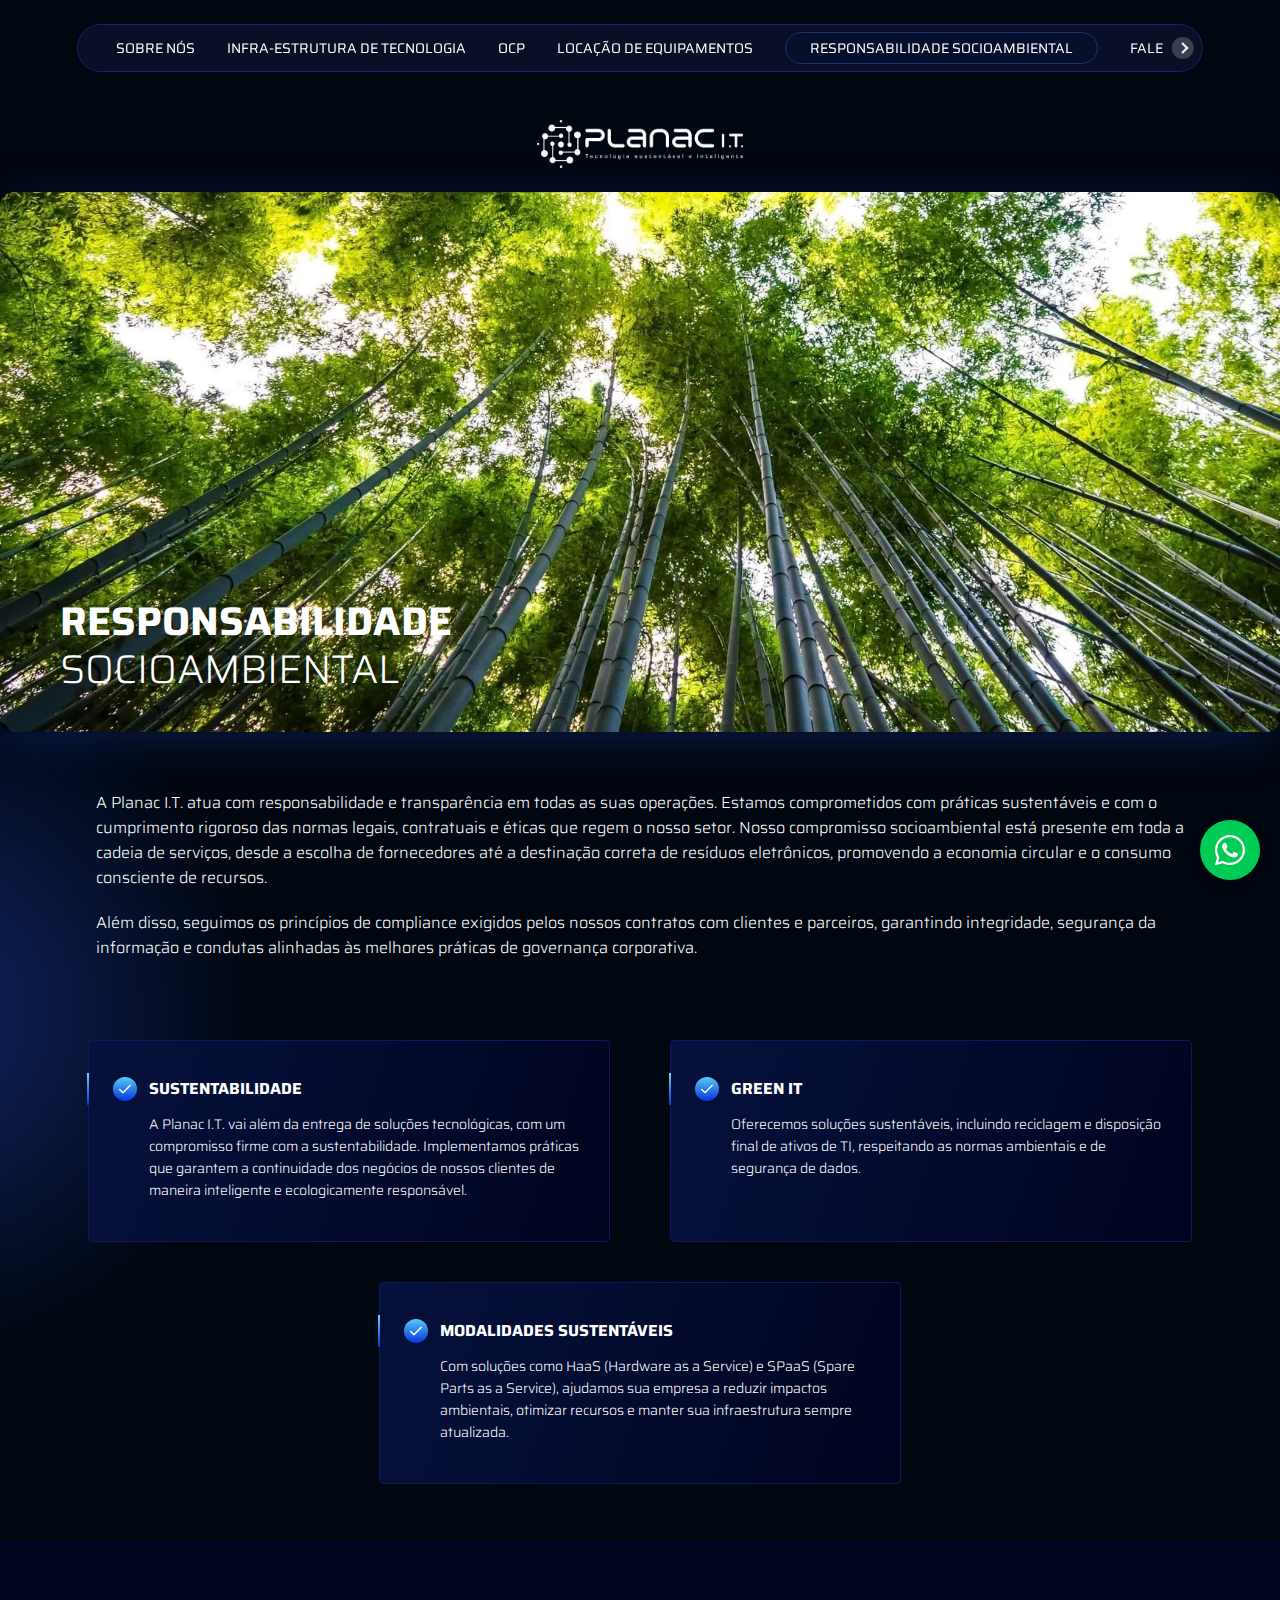
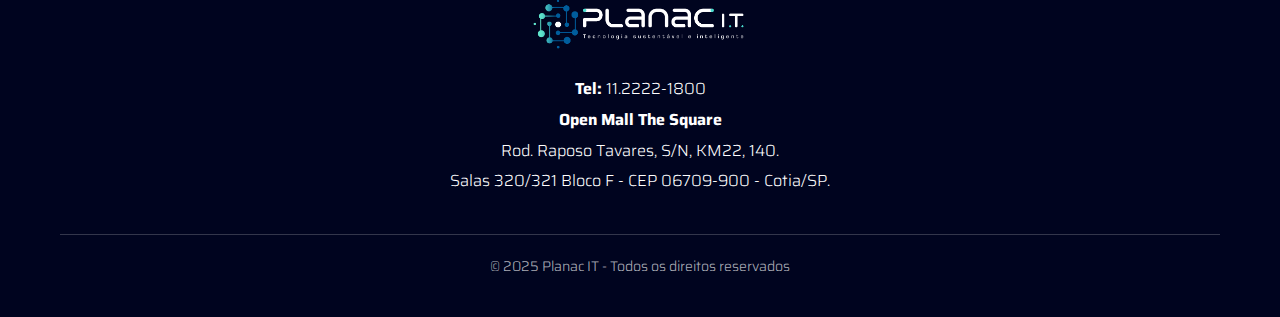
<file: responsabilidade-socioambiental.html>
<!DOCTYPE html>
<html lang="pt-br">

<head>
  <!-- Google Tag Manager -->
  <script>
    (function(w,d,s,l,i){w[l]=w[l]||[];w[l].push({'gtm.start':
    new Date().getTime(),event:'gtm.js'});var f=d.getElementsByTagName(s)[0],
    j=d.createElement(s),dl=l!='dataLayer'?'&l='+l:'';j.async=true;j.src=
    'https://www.googletagmanager.com/gtm.js?id='+i+dl;f.parentNode.insertBefore(j,f);
    })(window,document,'script','dataLayer','GTM-PNJCS2X4');
  </script>
  <!-- End Google Tag Manager -->

  <meta charset="UTF-8">
  <meta name="viewport" content="width=device-width, initial-scale=1.0">

  <!-- Meta Pixel Code -->
  <script>
    !function(f,b,e,v,n,t,s)
    {if(f.fbq)return;n=f.fbq=function(){n.callMethod?
    n.callMethod.apply(n,arguments):n.queue.push(arguments)};
    if(!f._fbq)f._fbq=n;n.push=n;n.loaded=!0;n.version='2.0';
    n.queue=[];t=b.createElement(e);t.async=!0;
    t.src=v;s=b.getElementsByTagName(e)[0];
    s.parentNode.insertBefore(t,s)}(window, document,'script',
    'https://connect.facebook.net/en_US/fbevents.js');
    fbq('init', '677207594939682');
    fbq('track', 'PageView');
  </script>

  <noscript>
    <img height="1" width="1" style="display:none" 
      src="https://www.facebook.com/tr?id=677207594939682&ev=PageView&noscript=1"
    />
  </noscript>
  <!-- End Meta Pixel Code -->
  
  <title>Planac I.T | Responsabilidade Socioambiental</title>

  <link rel="stylesheet" href="./assets/css/responsabilidade-socioambiental.css">
</head>

<body>
  <!-- Google Tag Manager (noscript) -->
  <noscript>
    <iframe src="https://www.googletagmanager.com/ns.html?id=GTM-PNJCS2X4"
      height="0" width="0" style="display:none;visibility:hidden">
    </iframe>
  </noscript>
  <!-- End Google Tag Manager (noscript) -->

  <header class="header">
    <div class="scroll-arrow left-arrow"></div>
    <nav class="header__nav">
      <ul class="header__nav__list">
        <li>
          <a href="./">SOBRE NÓS</a>
        </li>
        <li>
          <a href="infra-estrutura">INFRA-ESTRUTURA DE TECNOLOGIA</a>
        </li>
        <li>
          <a href="ocp">OCP</a>
        </li>
        <li>
          <a href="locacao">LOCAÇÃO DE EQUIPAMENTOS</a>
        </li>
        <li class="active">
          <a href="responsabilidade-socioambiental">RESPONSABILIDADE SOCIOAMBIENTAL</a>
        </li>
        <li>
          <a href="fale-conosco">FALE CONOSCO</a>
        </li>
      </ul>
    </nav>
    <div class="scroll-arrow right-arrow"></div>
  </header>

  <main class="main">
    <div class="decorate" aria-hidden="true"></div>

    <section class="section section-hero">
      <div class="container">
        <div class="section-hero__content">
          <div class="section-hero__wrapper-logo">
            <img src="./assets/images/logo-white.png" alt="Logo planac" class="section-hero__logo">
          </div>
        </div>
      </div>

      <div class="section-hero__wrapper-image">
        <img class="section-hero__image" src="./assets/images/08-IMAGEM.webp" alt="">
        <div class="section-hero__content-title">
          <h1 class="section-hero__title">
            <strong>RESPONSABILIDADE</strong> <br> SOCIOAMBIENTAL
          </h1>
        </div>
      </div>

      <section class="section section-text">
        <div class="container">
          <p class="text">
            A Planac I.T. atua com responsabilidade e transparência em todas as suas operações. 
            Estamos comprometidos com práticas sustentáveis e com o cumprimento rigoroso das 
            normas legais, contratuais e éticas que regem o nosso setor. Nosso compromisso 
            socioambiental está presente em toda a cadeia de serviços, desde a escolha de 
            fornecedores até a destinação correta de resíduos eletrônicos, promovendo a economia 
            circular e o consumo consciente de recursos.
          </p> <br> <br>
          <p class="text">
            Além disso, seguimos os princípios de compliance exigidos pelos nossos contratos com 
            clientes e parceiros, garantindo integridade, segurança da informação e condutas 
            alinhadas às melhores práticas de governança corporativa.
          </p>
        </div>
      </section>
    </section>

    <section class="section-cards">
      <div class="container">
        <div class="section-cards__items">
          <article class="section-cards__item">
            <div class="icon">
              <img src="./assets/images/icon-check.svg" alt="standby pc">
            </div>
            <div>
              <h2>SUSTENTABILIDADE</h2>
              <p class="text">
                A Planac I.T. vai além da entrega de soluções tecnológicas, 
                com um compromisso firme com a sustentabilidade. Implementamos práticas que 
                garantem a continuidade dos negócios de nossos clientes de maneira inteligente 
                e ecologicamente responsável.
              </p>
            </div>
          </article>

          <article class="section-cards__item">
            <div class="icon">
              <img src="./assets/images/icon-check.svg" alt="standby pc">
            </div>
            
            <div>
              <h2>GREEN IT</h2>
              <p class="text">
                Oferecemos soluções sustentáveis, incluindo reciclagem e disposição 
                final de ativos de TI, respeitando as normas ambientais e de segurança de dados.
              </p>
            </div>
          </article>

          <article class="section-cards__item">
            <div class="icon">
              <img src="./assets/images/icon-check.svg" alt="standby pc">
            </div>
            
            <div>
              <h2>MODALIDADES SUSTENTÁVEIS</h2>
              <p class="text">
                Com soluções como HaaS (Hardware as a Service) e SPaaS (Spare Parts as a Service),
                ajudamos sua empresa a reduzir impactos ambientais, otimizar recursos e manter 
                sua infraestrutura sempre atualizada.
              </p>
            </div>
          </article>
        </div>
      </div>
    </section>
  </main>

  <footer class="footer">
    <div class="container">
      <div class="footer__logo">
        <img src="./assets/images/logo.png" alt="Planac IT Logo">
      </div>
      <div class="footer__contact-info">
        <p><strong>Tel:</strong> 11.2222-1800</p>
        <strong>Open Mall The Square</strong>
      </div>
      <div class="footer__address">
        <p>Rod. Raposo Tavares, S/N, KM22, 140.</p>
        <p>Salas 320/321 Bloco F - CEP 06709-900 - Cotia/SP.</p>
      </div>
      <div class="footer__copy">
        <p>&copy; 2025 Planac IT - Todos os direitos reservados</p>
      </div>
    </div>
  </footer>

  <button id="whatsapp-button" title="Fale conosco no WhatsApp">
    <img src="./assets/images/icon-whatsapp.svg" alt="Ícone Whatsapp">
  </button>

  <script src="./assets/js/global.js"></script>
</body>

</html>
</file>
<file: assets/css/index.css>
@import url('./global.css');

/* Section Hero */
.section-hero {
  height: 100vh;
  width: 100%;
  padding: 0;
  position: relative;
}

.section-hero__bg {
  height: 100%;
  width: 100%;
  position: absolute;
}

.section-hero__content {
  position: absolute;
  top: calc(50% + 80px);
  left: 50%;
  transform: translate(-50%, -50%);
  max-width: 1200px;
  width: 100%;
  display: flex;
  align-items: center;
}

.section-hero__content img {
  max-width: 500px;
}

/* Section About */
.section-about {
  background: var(--color-bg);
  position: relative;
}

.section-about__image-decorate {
  position: absolute;
  top: -24%;
  left: 50%;
  transform: translateX(-50%);
  max-width: 400px;
  width: 100%;
}

.section-about__content {
  padding: 24px 16px;
  margin: auto;
  max-width: 680px;
  width: 100%;
  background: transparent linear-gradient(180deg, #000710 0%, #021023 100%) 0% 0% no-repeat padding-box;
  border: 1px solid #0C2581;
  border-radius: 27px;
  text-align: center;
}
@media (min-width: 576px) {
  .section-about__content {
    padding: 24px 40px;
  }
}

.section-about__content h2 {
  font-size: var(--text-medium);
  letter-spacing: 0.8rem;
  color: var(--color-highlight);
  margin: 0 0 2.4rem;
}

.section-about__content p {
  margin: 0 0 1.6rem;
  hyphens: auto;
}
@media (min-width: 786px) {
  .section-about__content p {
    hyphens: initial;
  }
}

/* Section Services */
.section-services {
  background: var(--color-bg);
}

.section-services .container {
  display: flex;
  justify-content: center;
}

.section-services__text {
  text-align: center;
  max-width: 640px;
  margin-bottom: 4.8rem;
}

.section-services__cards {
  display: grid;
  grid-template-columns: repeat(3, minmax(500px, 40%));
  overflow: hidden;
  justify-content: center;
  gap: 2.4rem;
}

#section-services__card-wrapper {
  display: flex;
  position: relative;
}

.section-services__card__btn-prev, .section-services__card__btn-next {
  position: absolute;
  top: 32%;
  width: 40px;
  height: 40px;
  background: #03081B 0% 0% no-repeat padding-box;
  border: 0.5px solid #7C99E8;
  border-radius: 50%;
  display: flex;
  align-items: center;
  justify-content: center;
  cursor: pointer;
}

.section-services__card__btn-prev {
  left: -12px;
}

.section-services__card__btn-next {
  right: -12px;
}

.section-services__card {
  /* width: 90%; */
  margin: 0 4rem;
  opacity: 0.6;
}

.section-services__card h4 {
  margin: 2.4rem 0 0.4rem;
  font-size: var(--text-normal);
  font-weight: bold;
}

.section-services__card img {
  filter: blur(6px);
  height: 240px;
  width: 100%;
  object-fit: cover;
  border-radius: 16px;
}

.section-services__card--active {
  opacity: 1;
}

.section-services__card--active img {
  border: 1px solid #3B5EFC;
  filter: none;
}

/* Section Differences */
.section-differences {
  background: var(--color-bg);
}

.section-differences__content {
  display: grid;
  justify-content: center;
  margin-bottom: 3.2rem;
}

.section-differences__content h2 {
  font-size: var(--text-medium);
  margin-bottom: 2.2rem;
  color: var(--color-highlight);
}

.section-differences__text {
  max-width: 640px;
}

.section-differences__cards {
  display: grid;
  grid-template-columns: 1fr;
  gap: 40px;
  padding: 16px 0;
}
@media (min-width: 576px) {
  .section-differences__cards {
    grid-template-columns: repeat(auto-fit, minmax(350px, 1fr));
    padding: 40px;
  }
}

.section-differences__card {
  border: 1px solid #132967;
  border-radius: 8px;
  padding: 24px 24px 56px;
}
@media (min-width: 576px) {
  .section-differences__card {
    padding: 40px;
  }
}

.section-differences__card__top {
  display: grid;
  grid-template-columns: 48px 1fr;
  margin-bottom: 24px;
  gap: 16px;
}

.section-differences__card__top span {
  width: 48px;
  height: 48px;
  background: #1D54FC;
  border-radius: 50%;
  box-shadow: 0px 0px 11px 4px rgba(29,84,252,0.52);
  -webkit-box-shadow: 0px 0px 11px 4px rgba(29,84,252,0.52);
  -moz-box-shadow: 0px 0px 11px 4px rgba(29,84,252,0.52);
}

.section-differences__card__top div {
  background: #07112d;
  border-radius: 16px;
  height: 42px;
  width: 100%;
  display: flex;
  align-items: center;
  justify-content: center;
  text-align: center;
  font-size: var(--text-normal);
  font-weight: bold;
}

.section-differences__wrapper-button {
  display: flex;
  justify-content: center;
  margin-top: 2rem;
}

/* Section Partners */
.section-partners {
  background: var(--color-bg);
  position: relative;
  overflow: hidden;
}

.section-partners__content {
  max-width: 976px;
  margin: auto;
}
@media (min-width: 576px) {
  .section-partners__content {
    padding: 40px;
  }
}

.section-partners__tag {
  display: block;
  width: min-content;
  background: #0E1A29 0% 0% no-repeat padding-box;
  border: 1px solid #2B4567;
  padding: 10px 48px;
  border-radius: 31px;
  font-size: var(--text-normal);
  text-transform: uppercase;
  letter-spacing: 6.25px;
  margin-bottom: 32px;
}

.section-partners__title {
  font-size: var(--text-medium);
  font-weight: bold;
}

.section-partners__logos {
  display: flex;
  flex-wrap: wrap;
  align-items: center;
  justify-content: center;
  gap: 40px;
  margin: auto;
  padding: 3rem 20px;
  margin-top: 4rem;
}

.section-partners__logo img {
  height: 18px;
}


.section-partners__decorate-shadow {
  background: transparent;
  position: absolute;
  height: 160px;
  width: 160px;
  right: -160px;
  top: 50%;
  box-shadow: -49px 19px 140px 82px rgba(22,64,255,0.16);
  -webkit-box-shadow: -49px 19px 140px 82px rgba(22,64,255,0.16);
  -moz-box-shadow: -49px 19px 140px 82px rgba(22,64,255,0.16);
  z-index: 1;
}

/* Section Location */
.section-location {
  background: var(--color-bg);
}

.section-location__content {
  max-width: 976px;
  margin: auto;
  display: flex;
  flex-direction: column-reverse;
  gap: 3.2rem;
}
@media (min-width: 768px) {
  .section-location__content {
    padding: 20px;
    display: grid;
    grid-template-columns: 1fr 1fr;
  }
}

.section-location__content p {
  line-height: 28px;
}
@media (min-width: 768px) {
  .section-location__content p {
    margin-right: 48px;
  }
}

.section-location__button-waze {
  padding: 10px 48px;
  width: min-content;
  background: #0E1A29 0% 0% no-repeat padding-box;
  border: 1px solid #2B4567;
  padding: 2px 48px;
  border-radius: 31px;
  display: flex;
  align-items: center;
  justify-content: center;
  margin-top: 16px;
}

.section-location__button-waze img {
  height: 28px;
}
</file>
<file: assets/css/fale-conosco.css>
@import url('./global.css');

.header {
  z-index: 99999;
}

.main {
  background: var(--color-bg);
  padding-top: 72px;
  position: relative;
  overflow: hidden;
}

section {
  position: relative;
  z-index: 1;
}

.section-form {
  padding-bottom: 24px;
}

.section-form__content {
  display: flex;
  flex-direction: column;
  justify-content: center;
  align-items: center;
  text-align: center;
}

@media (min-width: 992px) {
  .section-form__content {
    justify-content: space-evenly;
    flex-direction: row;
    align-items: start;
    text-align: start;
  }
}

.section-form__texts {
  max-width: 400px;
  margin: 0 0 40px;
}
@media (min-width: 992px) {
  .section-form__texts {
    margin: 12% 0 0;
  }
}
.section-form__texts h2 {
  font-size: var(--text-normal);
  font-weight: 400;
  color: var(--color-highlight);
  letter-spacing: 6.25px;
}

.section-form__texts h1 {
  font-size: var(--text-large-xxx);
  font-weight: bold;
  text-wrap: balance;
  margin: 24px 0 8px;
}

.section-form__texts p {
  text-wrap: balance;
}

.section-form__form {
  background: #021226 0% 0% no-repeat padding-box;
  border: 1px solid #272E44;
  border-radius: 19px;
  width: 100%;
  max-width: 500px;
  padding: 48px 24px 0;
  display: flex;
  flex-direction: column;
  justify-content: center;
}

.section-form__form h2 {
  color: var(--color-highlight);
  text-align: center;
  font-size: var(--text-medium);
  font-weight: bold;
}

.section-form__form p {
  color: #B7B1B1;
  text-align: center;
  text-wrap: balance;
  margin-bottom: 24px;
}

iframe {
  padding: 0;
  margin: 0;
}

/* Decorate Shadow */
.decorate-shadow-left {
  position: absolute;
  left: -88%;
  top: 5%;
  background: transparent radial-gradient(closest-side at 50% 50%, #3358FC 0%, #1A2C7E00 100%) 0% 0% no-repeat padding-box;
  opacity: 0.35;
  width: 100%;
  height: 1200px;
  z-index: 0;
}
@media (min-width: 576px) {
  .decorate-shadow-left {
    background: transparent radial-gradient(closest-side at 50% 50%, #3358FC 0%, #1A2C7E00 100%) 0% 0% no-repeat padding-box;
    left: -80%;
  }
}

.decorate-shadow-right {
  position: absolute;
  right: -40%;
  top: -800px;
  background: transparent radial-gradient(closest-side at 50% 50%, #3358FC 0%, #1A2C7E00 100%) 0% 0% no-repeat padding-box;
  opacity: 0.35;
  width: 100%;
  height: 1411px;
  z-index: 0;
}
@media (min-width: 576px) {
  .decorate-shadow-right {
    background: transparent radial-gradient(closest-side at 50% 50%, #3358FC 0%, #1A2C7E00 100%) 0% 0% no-repeat padding-box;
    right: -80%;
  }
}
</file>
<file: assets/css/infra-estrutura.css>
@import url('./global.css');

.main {
  background: var(--color-bg);
  overflow: hidden;
  padding-bottom: 4rem;
}

/* Section Hero */
.section-hero {
  height: 64vh;
  width: 100%;
  padding: 0;
  position: relative;
}

.section-hero__bg {
  height: 100%;
  width: 100%;
  position: absolute;
  object-fit: cover;
}

.section-hero__decorate-left {
  max-height: 140px;
  position: absolute;
  left: -160px;
  top: 10%;
}
@media (min-width: 992px) {
  .section-hero__decorate-left {
  max-height: 180px;
  position: absolute;
  top: 40%;
}
}

.section-hero__decorate-right {
  max-height: 160px;
  position: absolute;
  right: -240px;
  top: 60%;
}
@media (min-width: 992px) {
  .section-hero__decorate-right {
    max-height: 180px;
    position: absolute;
    top: 48%;
  }
}

/* Section Infraestrutura */
.section-infraestrutura {
  padding-top: 0;
}

.section-infraestrutura__content {
  display: flex;
  flex-direction: column;
  justify-content: center;
  max-width: 880px;
  margin: auto;
}

.section-infraestrutura__title {
  font-size: var(--text-large-xxx);
  font-weight: bold;
  text-align: center;
}

.section-infraestrutura__subtitle {
  font-size: var(--text-large);
  text-align: center;
  font-weight: 300;
  margin-top: 8px;
}

.section-infraestrutura__texts {
  margin: 32px auto;
}

.section-infraestrutura__services {
  margin: 32px 0;
  gap: 20px;
  display: grid;
  grid-template-columns: repeat(auto-fit, minmax(250px, 1fr));
}
@media (min-width: 992px) {
  .section-infraestrutura__services {
    gap: 20px 64px;
    grid-template-columns: repeat(3, 1fr);
  }
}

.section-infraestrutura__service {
  display: flex;
  align-items: center;
  gap: 8px;
  white-space: nowrap;
}

.section-infraestrutura__service .bullet {
  display: block;
  width: 24px;
  height: 6px;
  background: transparent linear-gradient(180deg, #54FFE0 0%, #1640FF 100%) 0% 0% no-repeat padding-box;
  border-radius: 35px;
}
</file>
<file: assets/css/locacao.css>
@import url('./global.css');

.main {
  background: var(--color-bg);
  padding-bottom: 56px;
}

.container {
  max-width: 800px;
}

.section {
  padding: 40px 0;
}
@media (min-width: 576px) {
  .section {
    padding: 56px 0;
  }
}  

/* Section Hero */
.section-hero {
  position: relative;
  padding: 40px 0;
  overflow: hidden;
}

.section-hero__wrapper-logo {
  display: flex;
  justify-content: center;
  margin-bottom: 40px;
}

.section-hero__logo {
  height: 48px;
  width: max-content;
  margin: 80px 0 8px;
}

.section-hero__title {
  font-size: var(--text-large-x);
  line-height: 40px;
}
@media (min-width: 576px) {
  .section-hero__title {
    font-size: var(--text-large-xl);
    line-height: 50px;
  }
}

.section-hero__image {
  height: 280px;
  width: 100%;
  object-fit: cover;
  object-position: top;
  border: 1px solid #2F3A7A;
  border-radius: 14px;  
  margin-top: 4%;
}

/* Decorate Shadow */
.section-hero__decorate-shadow-left {
  position: absolute;
  left: -88%;
  top: 5%;
  background: transparent radial-gradient(closest-side at 50% 50%, #3358FC 0%, #1A2C7E00 100%) 0% 0% no-repeat padding-box;
  opacity: 0.35;
  width: 100%;
  height: 1411px;
}
@media (min-width: 576px) {
  .section-hero__decorate-shadow-left {
    background: transparent radial-gradient(closest-side at 50% 50%, #3358FC 0%, #1A2C7E00 100%) 0% 0% no-repeat padding-box;
    left: -80%;
  }
}

.section-hero__decorate-shadow-right {
  position: absolute;
  right: -40%;
  top: -800px;
  background: transparent radial-gradient(closest-side at 50% 50%, #3358FC 0%, #1A2C7E00 100%) 0% 0% no-repeat padding-box;
  opacity: 0.35;
  width: 100%;
  height: 1411px;
}
@media (min-width: 576px) {
  .section-hero__decorate-shadow-right {
    background: transparent radial-gradient(closest-side at 50% 50%, #3358FC 0%, #1A2C7E00 100%) 0% 0% no-repeat padding-box;
    right: -80%;
  }
}

/* Section Solutions */
.section-solutions__title {
  max-width: 400px;
  line-height: 28px;
  font-size: var(--text-medium);
  text-wrap: balance;
  margin-bottom: 1rem;
}

/* Section Benefits  */
.section-benefits .container { }
@media (min-width: 992px) {
  .section-benefits .container {
    max-width: 840px;
  }
}

.section-benefits__content {
  display: grid; 
  gap: 24px 0;
}
@media (min-width: 992px) {
  .section-benefits__content { 
    grid-template-columns: 1fr 400px;
  }
}

.section-benefits__title {
  font-size: var(--text-large-x);
  line-height: 40px;
  font-weight: bolder;
}
@media (min-width: 992px) {
  .section-benefits__title {
    margin-right: 80px;
  }
}
@media (min-width: 576px) {
  .section-benefits__title {
    font-size: var(--text-large-xl);
    line-height: 56px;
  }
}

.section-benefits__list {
  display: flex;
  flex-direction: column;
  gap: 16px;
}

.section-benefits__item {
  background: transparent linear-gradient(96deg, #06113C 0%, #00041F 100%) 0% 0% no-repeat padding-box;
  border: 1px solid #0D1861;
  border-radius: 4px;
  opacity: 1;
  display: grid;
  grid-template-columns: 22px 1fr;
  gap: 16px;
  align-items: center;
  padding: 10px 16px;
  position: relative;
}

.section-benefits__item::before {
  content: '';
  position: absolute;
  left: -2px;
  top: 50%;
  transform: translateY(-50%);
  width: 2px;
  height: 70%;
  background: transparent linear-gradient(180deg, #62D8F6 0%, #0534DC 100%) 0% 0% no-repeat padding-box;
}

.section-benefits__icon {
  width: 22px;
  height: 22px;
  background: transparent linear-gradient(180deg, #57CBF6 0%, #0534DC 100%) 0% 0% no-repeat padding-box;
  border-radius: 50%;
  display: flex;
  align-items: center;
  justify-content: center;
}

.section-benefits__icon img {
  width: 16px;
}
</file>
<file: assets/css/ocp.css>
@import url('./global.css');

.main {
  background: var(--color-bg);
  padding: 80px 0 96px;
}

.main__wrapper-logo {
  text-align: center;
  margin-bottom: 8rem;
}

.main__logo {
  margin: 40px;
  height: 60px;
}

.main__content {
  display: grid;
  gap: 4%;
  grid-template-columns: 46% 50%;
}

.main__content img {
  width: 100%;
  height: 100%;
  object-fit: cover;
  border-radius: 30px;
  margin-right: 40px;
}

.main__content article {
  display: flex;
  flex-direction: column;
  justify-content: space-between;
}

.main__title {
  font-size: var(--text-large);
  color: var(--color-highlight);
  font-weight: bold;
}

.main__subtitle {
  font-size: var(--text-normal);
  color: var(--color-white);
  font-weight: 500;
  margin-top: 4px;
  margin-bottom: 1rem;
}
</file>
<file: assets/css/responsabilidade-socioambiental.css>
@import url('./global.css');

.main {
  background: var(--color-bg);
  padding-bottom: 56px;
  position: relative;
}

.section {
  padding: 40px 0;
  position: relative;
  z-index: 1;
}
@media (min-width: 576px) {
  .section {
    padding: 56px 0;
  }
}  

/* Section Hero */
.section-hero {
  position: relative;
  padding: 40px 0;
  overflow: hidden;
}

.section-hero__wrapper-logo {
  display: flex;
  justify-content: center;
  margin-bottom: 16px;
}

.section-hero__logo {
  height: 48px;
  width: max-content;
  margin: 80px 0 8px;
}

.section-hero__wrapper-image {
  position: relative;
}

.section-hero__wrapper-image::after {
  content: '';
  position: absolute;
  background: #00000034;
  inset: 0;
  width: 100%;
  height: 100%;
}

.section-hero__image {
  max-height: 60vh;
  min-height: 340px;
  width: 100%;
  object-fit: cover;
  border-radius: 14px;  
  position: relative;
  z-index: 1;
  box-shadow: 0px 8px 56px -10px rgba(51,88,252,0.3);
}

.section-hero__content-title {
  position: absolute;
  z-index: 2;
  max-width: 1200px;
  left: 50%;
  transform: translateX(-50%);
  bottom: 40px;
  width: 100%;
  padding: 0 20px;
}

.section-hero__title {
  font-size: var(--text-large-xx);
  font-weight: 300;
  line-height: 32px;
}
@media (min-width: 576px) {
  .section-hero__title {
    font-size: var(--text-large-xl);
    line-height: 48px;
  }
}

/* Section Text */
.section-text {
  margin-bottom: 4rem;
  text-align: justify;
  hyphens: auto;
  padding-bottom: 0;
}
@media (min-width: 992px) {
  .section-text {
    margin-bottom: 4rem;
    text-align: left;
    hyphens: none;
  }

  .section-text .container {
    padding-right: 56px;
    padding-left: 56px;
  }
}

/* Section Cards */
.section-cards__items {
  display: flex;
  flex-wrap: wrap;
  justify-content: center;
  gap: 40px 60px;
}

.section-cards__item {
  width: 98%;
  background: transparent linear-gradient(110deg, #06113C 0%, #00041F 100%) 0% 0% no-repeat padding-box;
  border: 1px solid #0D1861;
  border-radius: 4px;
  padding: 40px 24px;
  display: grid;
  grid-template-columns: 24px 1fr;
  gap: 12px;
  position: relative;
}
@media (min-width: 992px) {
  .section-cards__item {
    width: 45%;
  }
}

.section-cards__item::before {
  content: '';
  position: absolute;
  left: -2px;
  top: 48px;
  transform: translateY(-50%);
  width: 2px;
  height: 32px;
  background: transparent linear-gradient(180deg, #62D8F6 0%, #0534DC 100%) 0% 0% no-repeat padding-box;
}

.section-cards__item h2 {
  font-size: var(--text-normal);
  font-weight: bold;
  margin-bottom: 16px;
}

.section-cards__item p {
  font-size: var(--text-small);
}

.icon {
  width: 24px;
  height: 24px;
  background: transparent linear-gradient(180deg, #57CBF6 0%, #0534DC 100%) 0% 0% no-repeat padding-box;
  display: flex;
  align-items: center;
  justify-content: center;
  border-radius: 50%;
  margin-top: -4px;
}

.icon img {
  height: 16px;
}

/* Decorate */
.decorate {
  position: absolute;
  top: 20%;
  left: -772.9990234375px;
  width: 1381px;
  height: 1411px;
  background: transparent radial-gradient(closest-side at 50% 50%, #3358FC 0%, #1A2C7E00 100%) 0% 0% no-repeat padding-box;
  opacity: 0.35;
  z-index: 0;
  transform: scale(0.5);
}
</file>
